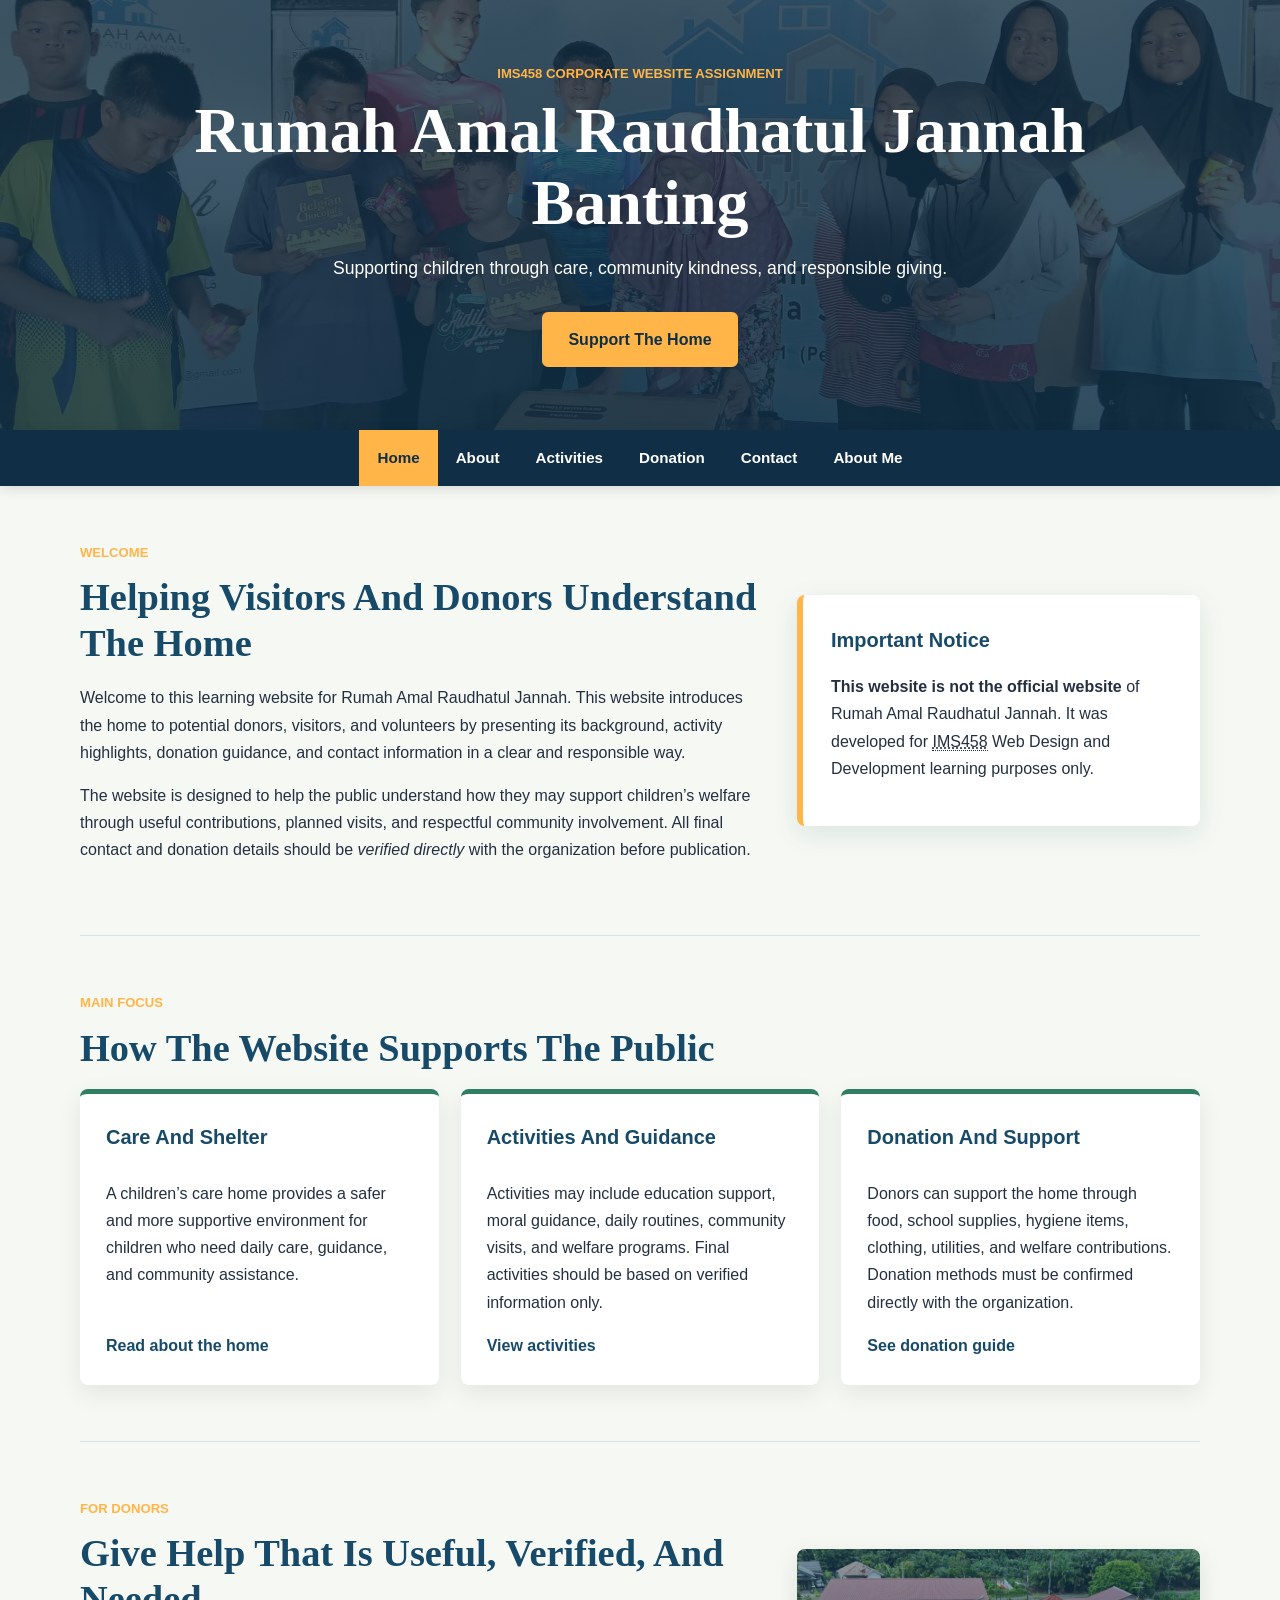
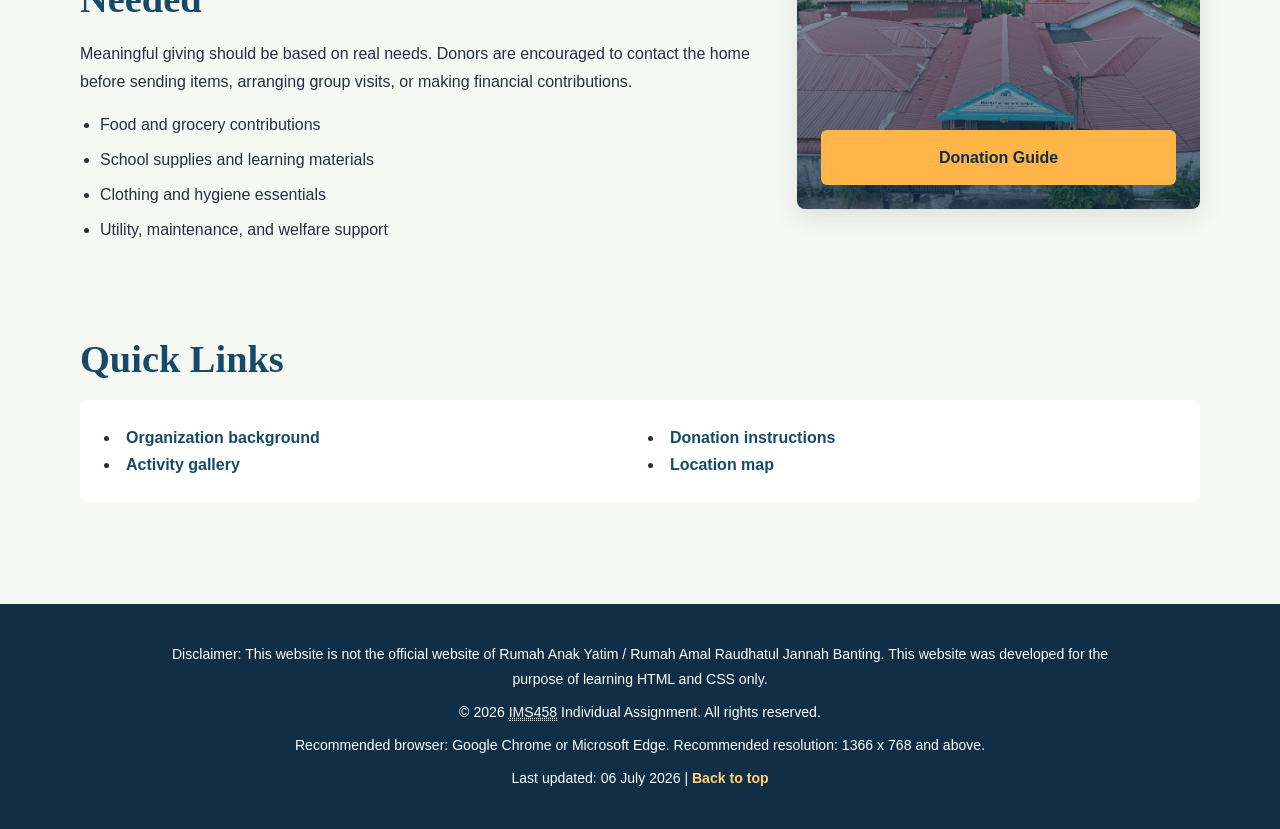
<file: index.html>
<!DOCTYPE html>
<html lang="en">
<head>
  <meta charset="UTF-8">
  <meta name="viewport" content="width=device-width, initial-scale=1.0">
  <meta name="description" content="A learning website about Rumah Anak Yatim / Rumah Amal Raudhatul Jannah for IMS458 Web Design and Development.">
  <meta name="keywords" content="Rumah Anak Yatim, Rumah Amal Raudhatul Jannah, Banting, orphanage, donation, welfare, IMS458">
  <meta name="author" content="Muhammad Amzar Mukmin">
  <title>Rumah Amal Raudhatul Jannah | Home</title>
  <link rel="stylesheet" href="css/style.css">
</head>
<body>
  <header class="site-header" id="top">
    <div class="header-overlay">
      <p class="assignment-label">IMS458 Corporate Website Assignment</p>
      <h1>Rumah Amal Raudhatul Jannah Banting</h1>
      <p class="header-text">Supporting children through care, community kindness, and responsible giving.</p>
      <a class="header-button" href="donation.html">Support The Home</a>
    </div>
  </header>

  <nav class="main-nav" aria-label="Main navigation">
    <ul>
      <li><a class="active" href="index.html">Home</a></li>
      <li><a href="about.html">About</a></li>
      <li><a href="activities.html">Activities</a></li>
      <li><a href="donation.html">Donation</a></li>
      <li><a href="contact.html">Contact</a></li>
      <li><a href="aboutme.html">About Me</a></li>
    </ul>
  </nav>

  <main>
    <section class="intro-section">
      <div class="intro-text">
        <p class="section-label">Welcome</p>
        <h2>Helping Visitors And Donors Understand The Home</h2>
        <p>
          Welcome to this learning website for Rumah Amal Raudhatul Jannah. This website
          introduces the home to potential donors, visitors, and volunteers by presenting its background, activity highlights,
          donation guidance, and contact information in a clear and responsible way.
        </p>
        <p>
          The website is designed to help the public understand how they may support children’s welfare through useful
          contributions, planned visits, and respectful community involvement. All final contact and donation details should
          be <em>verified directly</em> with the organization before publication.
        </p>
      </div>

      <aside class="notice-box">
        <h3>Important Notice</h3>
        <p>
          <strong>This website is not the official website</strong> of Rumah Amal Raudhatul Jannah. It was
          developed for <abbr title="Web Design And Development">IMS458</abbr> Web Design and Development learning purposes only.
        </p>
      </aside>
    </section>

    <section class="highlight-section" aria-labelledby="highlights-title">
      <p class="section-label">Main Focus</p>
      <h2 id="highlights-title">How The Website Supports The Public</h2>

      <div class="card-grid">
        <article class="info-card">
          <h3>Care And Shelter</h3>
          <p>
            A children’s care home provides a safer and more supportive environment for children who need daily care,
            guidance, and community assistance.
          </p>
          <a href="about.html">Read about the home</a>
        </article>

        <article class="info-card">
          <h3>Activities And Guidance</h3>
          <p>
            Activities may include education support, moral guidance, daily routines, community visits, and welfare programs.
            Final activities should be based on verified information only.
          </p>
          <a href="activities.html">View activities</a>
        </article>

        <article class="info-card">
          <h3>Donation And Support</h3>
          <p>
            Donors can support the home through food, school supplies, hygiene items, clothing, utilities, and welfare
            contributions. Donation methods must be confirmed directly with the organization.
          </p>
          <a href="donation.html">See donation guide</a>
        </article>
      </div>
    </section>

    <section class="donor-section">
      <div>
        <p class="section-label">For Donors</p>
        <h2>Give Help That Is Useful, Verified, And Needed</h2>
        <p>
          Meaningful giving should be based on real needs. Donors are encouraged to contact the home before sending
          items, arranging group visits, or making financial contributions.
        </p>
        <ul class="support-list">
          <li>Food and grocery contributions</li>
          <li>School supplies and learning materials</li>
          <li>Clothing and hygiene essentials</li>
          <li>Utility, maintenance, and welfare support</li>
        </ul>
      </div>

      <a class="image-link" href="donation.html" aria-label="Open donation page">
        <span>Donation Guide</span>
      </a>
    </section>

    <section class="quick-links" aria-labelledby="quick-links-title">
      <h2 id="quick-links-title">Quick Links</h2>
      <ul>
        <li><a href="about.html#organization">Organization background</a></li>
        <li><a href="activities.html#gallery">Activity gallery</a></li>
        <li><a href="donation.html#donation-instructions">Donation instructions</a></li>
        <li><a href="contact.html#map">Location map</a></li>
      </ul>
    </section>
  </main>

  <footer>
    <p>
      <small>Disclaimer: This website is not the official website of Rumah Anak Yatim / Rumah Amal Raudhatul Jannah Banting.
      This website was developed for the purpose of learning HTML and CSS only.</small>
    </p>
    <p><small>&copy; 2026 <abbr title="Web Design And Development">IMS458</abbr> Individual Assignment. All rights reserved.</small></p>
    <p><small>Recommended browser: Google Chrome or Microsoft Edge. Recommended resolution: 1366 x 768 and above.</small></p>
    <p><small>Last updated: <time datetime="2026-07-06">06 July 2026</time> | <a href="#top">Back to top</a></small></p>
  </footer>
</body>
</html>
</file>
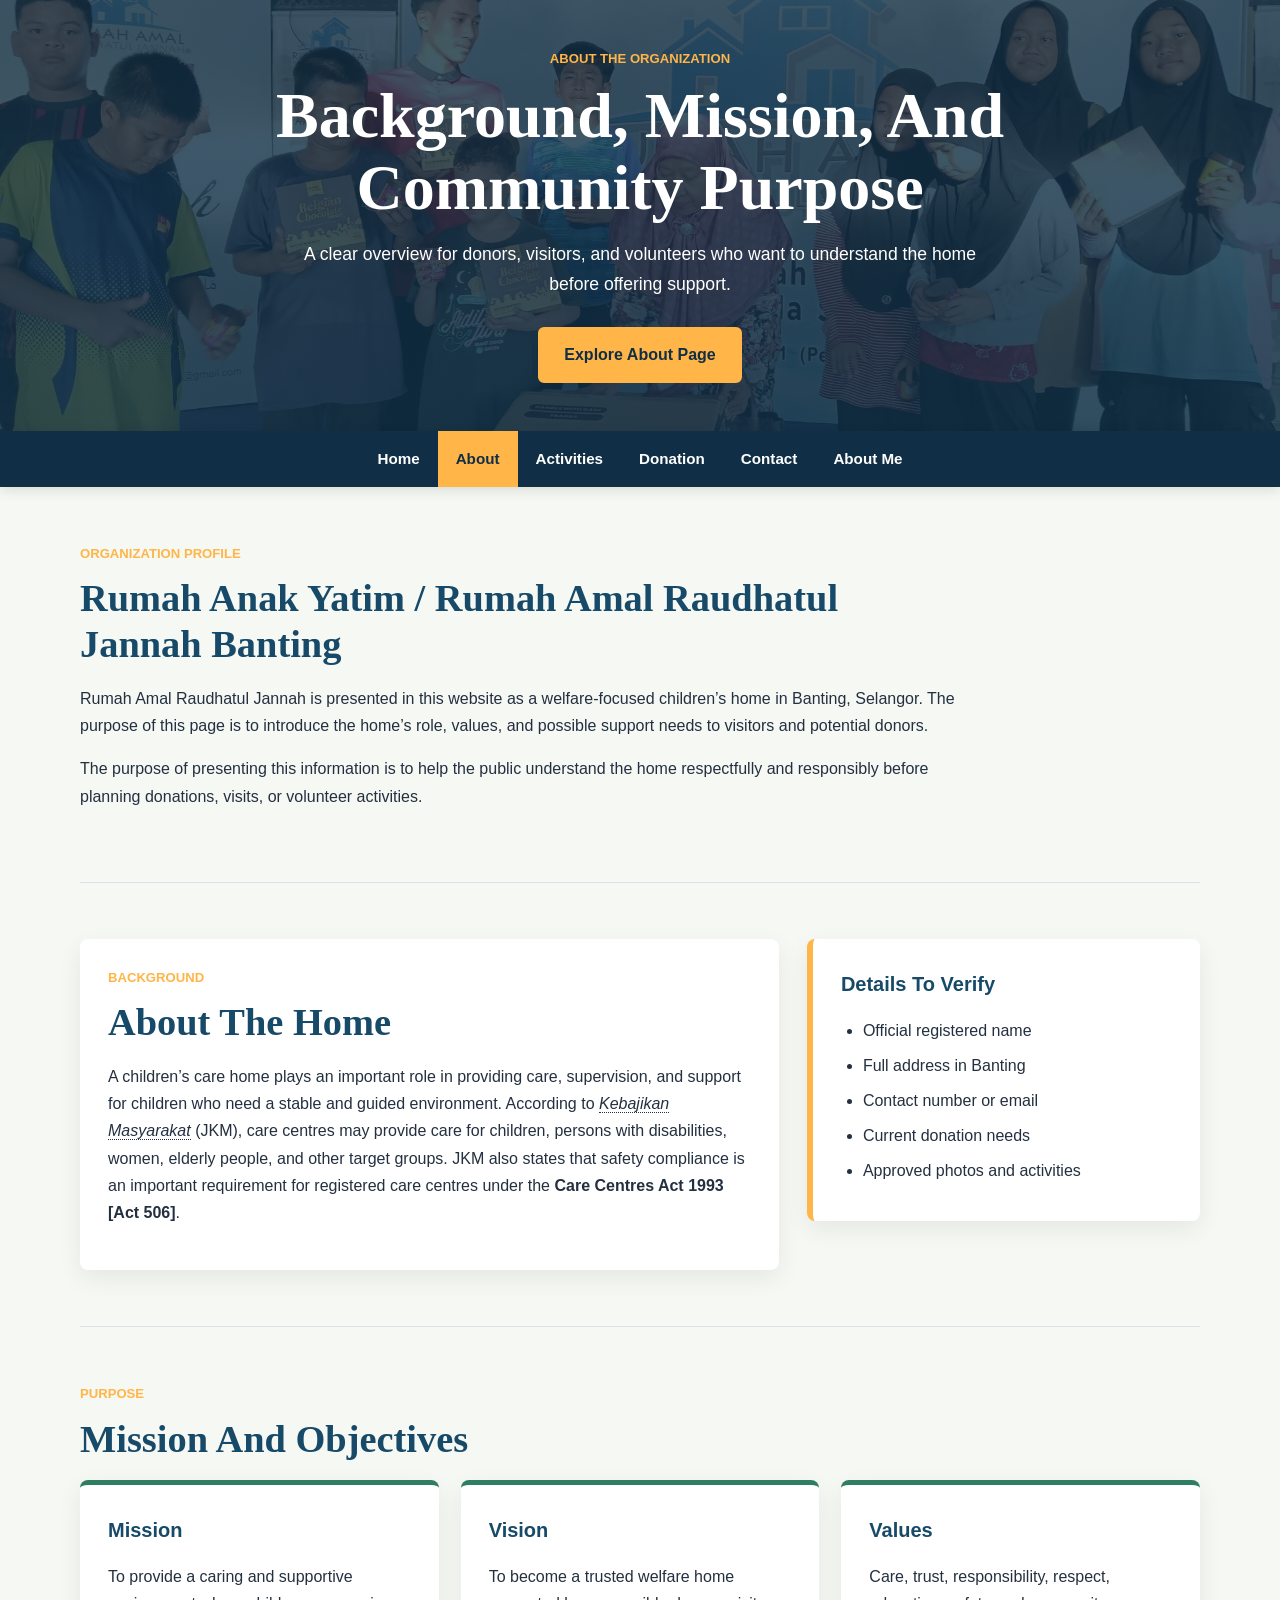
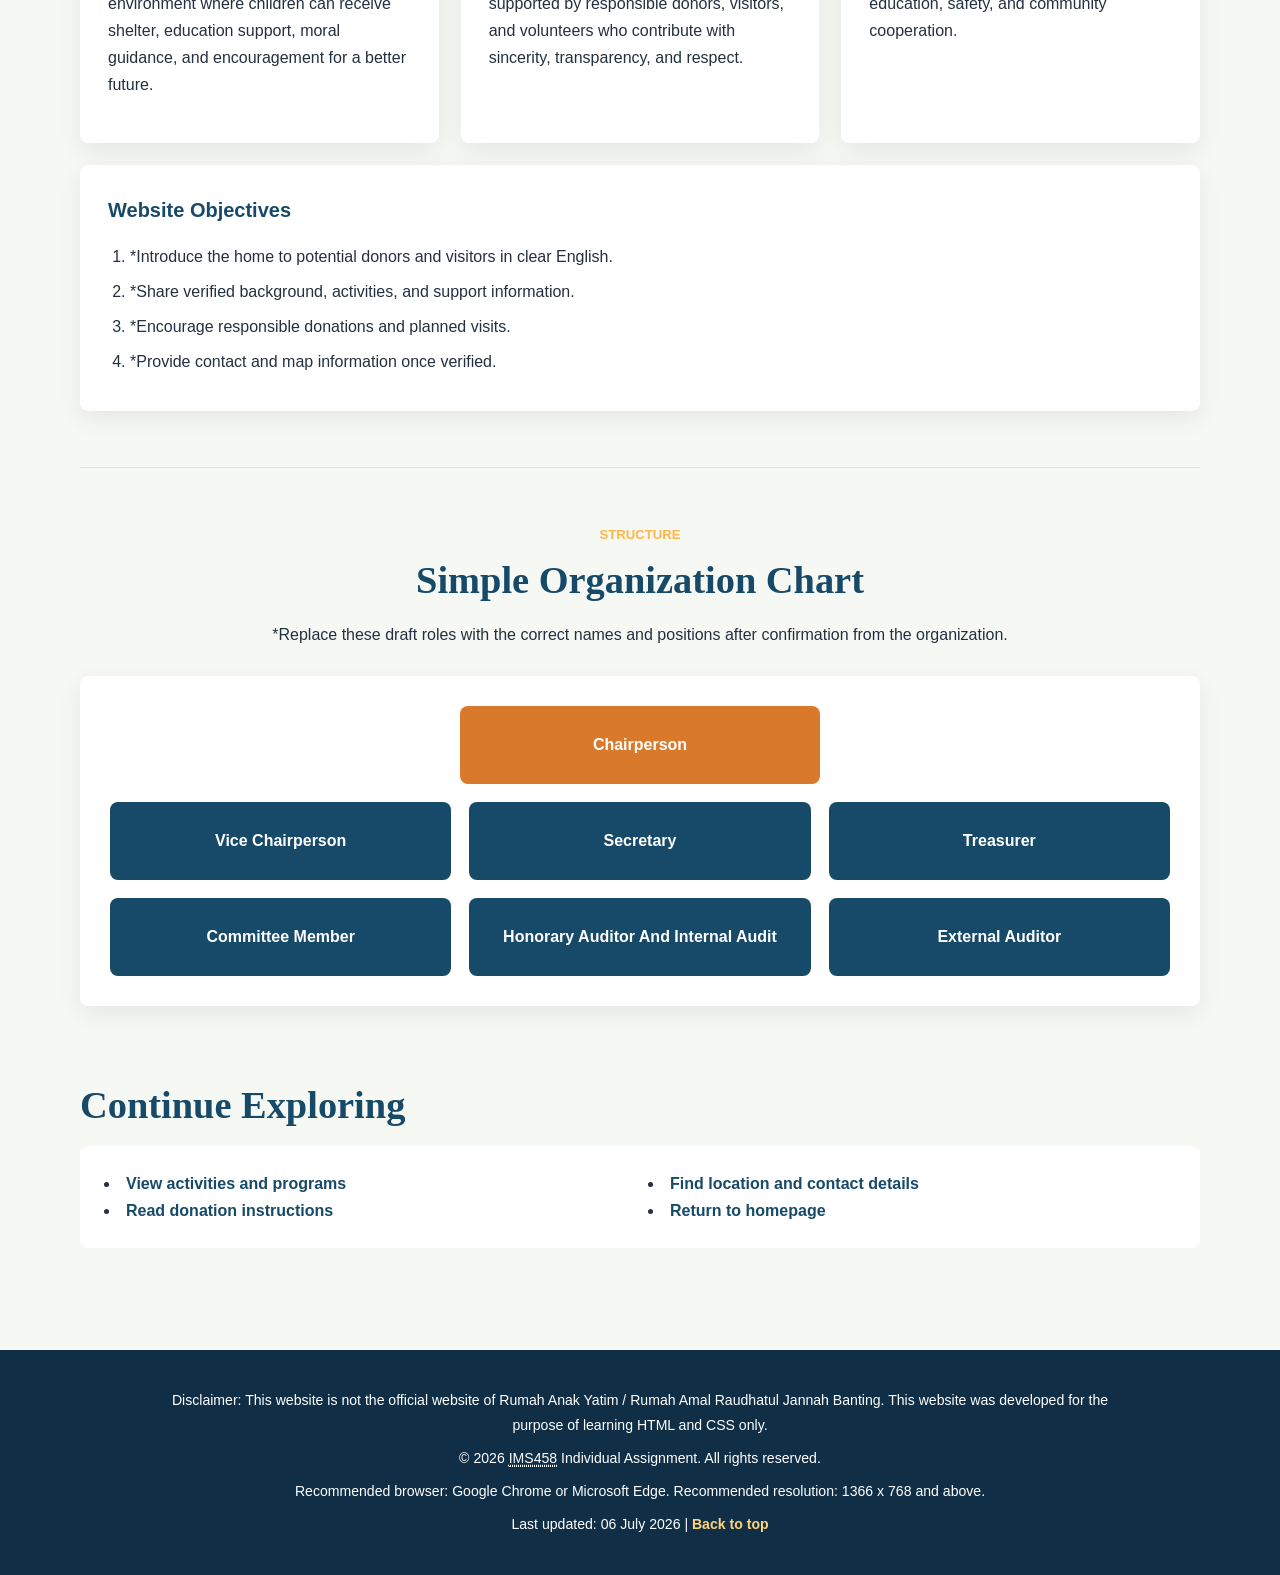
<file: about.html>
<!DOCTYPE html>
<html lang="en">
<head>
  <meta charset="UTF-8">
  <meta name="viewport" content="width=device-width, initial-scale=1.0">
  <meta name="description" content="A learning website about Rumah Anak Yatim / Rumah Amal Raudhatul Jannah for IMS458 Web Design and Development.">
  <meta name="keywords" content="Rumah Anak Yatim, Rumah Amal Raudhatul Jannah, Banting, orphanage, donation, welfare, IMS458">
  <meta name="author" content="Muhammad Amzar Mukmin">
  <title>Rumah Amal Raudhatul Jannah | About</title>
  <link rel="stylesheet" href="css/style.css">
</head>
<body>
  <header class="site-header sub-header" id="top">
    <div class="header-overlay">
      <p class="assignment-label">About The Organization</p>
      <h1>Background, Mission, And Community Purpose</h1>
      <p class="header-text">A clear overview for donors, visitors, and volunteers who want to understand the home before offering support.</p>
      <a class="header-button" href="#organization">Explore About Page</a>
    </div>
  </header>

  <nav class="main-nav" aria-label="Main navigation">
    <ul>
      <li><a href="index.html">Home</a></li>
      <li><a class="active" href="about.html">About</a></li>
      <li><a href="activities.html">Activities</a></li>
      <li><a href="donation.html">Donation</a></li>
      <li><a href="contact.html">Contact</a></li>
      <li><a href="aboutme.html">About Me</a></li>
    </ul>
  </nav>

  <main>
    <section class="page-intro" id="organization">
      <p class="section-label">Organization Profile</p>
      <h2>Rumah Anak Yatim / Rumah Amal Raudhatul Jannah Banting</h2>
      <p>
        Rumah Amal Raudhatul Jannah is presented in this website as a welfare-focused
        children’s home in Banting, Selangor. The purpose of this page is to introduce the home’s role, values, and possible
        support needs to visitors and potential donors.
      </p>
      <p>
        The purpose of presenting this information is to help the public understand the home respectfully and responsibly
        before planning donations, visits, or volunteer activities.
      </p>
    </section>

    <section class="two-column-section">
      <article class="content-panel">
        <p class="section-label">Background</p>
        <h2>About The Home</h2>
        <p>
          A children’s care home plays an important role in providing care, supervision, and support for children who need a
          stable and guided environment. According to <dfn>Kebajikan Masyarakat</dfn> (JKM), care centres may provide care
          for children, persons with disabilities, women, elderly people, and other target groups. JKM also states that safety
          compliance is an important requirement for registered care centres under the <strong>Care Centres Act 1993 [Act 506]</strong>.
        </p>
        <p>
        </p>
      </article>

      <aside class="fact-box">
        <h3>Details To Verify</h3>
        <ul>
          <li>Official registered name</li>
          <li>Full address in Banting</li>
          <li>Contact number or email</li>
          <li>Current donation needs</li>
          <li>Approved photos and activities</li>
        </ul>
      </aside>
    </section>

    <section class="mission-section" aria-labelledby="mission-title">
      <p class="section-label">Purpose</p>
      <h2 id="mission-title">Mission And Objectives</h2>

      <div class="mission-grid">
        <article class="mission-card">
          <h3>Mission</h3>
          <p>
            To provide a caring and supportive environment where children can receive shelter, education support, moral
            guidance, and encouragement for a better future.
          </p>
        </article>

        <article class="mission-card">
          <h3>Vision</h3>
          <p>
            To become a trusted welfare home supported by responsible donors, visitors, and volunteers who contribute with
            sincerity, transparency, and respect.
          </p>
        </article>

        <article class="mission-card">
          <h3>Values</h3>
          <p>
            Care, trust, responsibility, respect, education, safety, and community cooperation.
          </p>
        </article>
      </div>

      <div class="objective-list">
        <h3>Website Objectives</h3>
        <ol>
          <li>*Introduce the home to potential donors and visitors in clear English.</li>
          <li>*Share verified background, activities, and support information.</li>
          <li>*Encourage responsible donations and planned visits.</li>
          <li>*Provide contact and map information once verified.</li>
        </ol>
      </div>
    </section>

    <section class="organization-chart" aria-labelledby="chart-title">
      <p class="section-label">Structure</p>
      <h2 id="chart-title">Simple Organization Chart</h2>
      <p>
        *Replace these draft roles with the correct names and positions after confirmation from the organization.
      </p>

      <div class="chart-wrapper">
        <div class="chart-node top-node">Chairperson</div>
        <div class="chart-branch">
          <div class="chart-node">Vice Chairperson</div>
          <div class="chart-node">Secretary</div>
          <div class="chart-node">Treasurer</div>
        </div>
        <div class="chart-branch">
          <div class="chart-node">Committee Member</div>
          <div class="chart-node">Honorary Auditor And Internal Audit</div>
          <div class="chart-node">External Auditor</div>
        </div>
      </div>
    </section>

    <section class="quick-links" aria-labelledby="about-links-title">
      <h2 id="about-links-title">Continue Exploring</h2>
      <ul>
        <li><a href="activities.html">View activities and programs</a></li>
        <li><a href="donation.html#donation-instructions">Read donation instructions</a></li>
        <li><a href="contact.html#map">Find location and contact details</a></li>
        <li><a href="index.html">Return to homepage</a></li>
      </ul>
    </section>
  </main>

  <footer>
    <p>
      <small>Disclaimer: This website is not the official website of Rumah Anak Yatim / Rumah Amal Raudhatul Jannah Banting.
      This website was developed for the purpose of learning HTML and CSS only.</small>
    </p>
    <p><small>&copy; 2026 <abbr title="Web Design And Development">IMS458</abbr> Individual Assignment. All rights reserved.</small></p>
    <p><small>Recommended browser: Google Chrome or Microsoft Edge. Recommended resolution: 1366 x 768 and above.</small></p>
    <p><small>Last updated: <time datetime="2026-07-06">06 July 2026</time> | <a href="#top">Back to top</a></small></p>
  </footer>
</body>
</html>
</file>
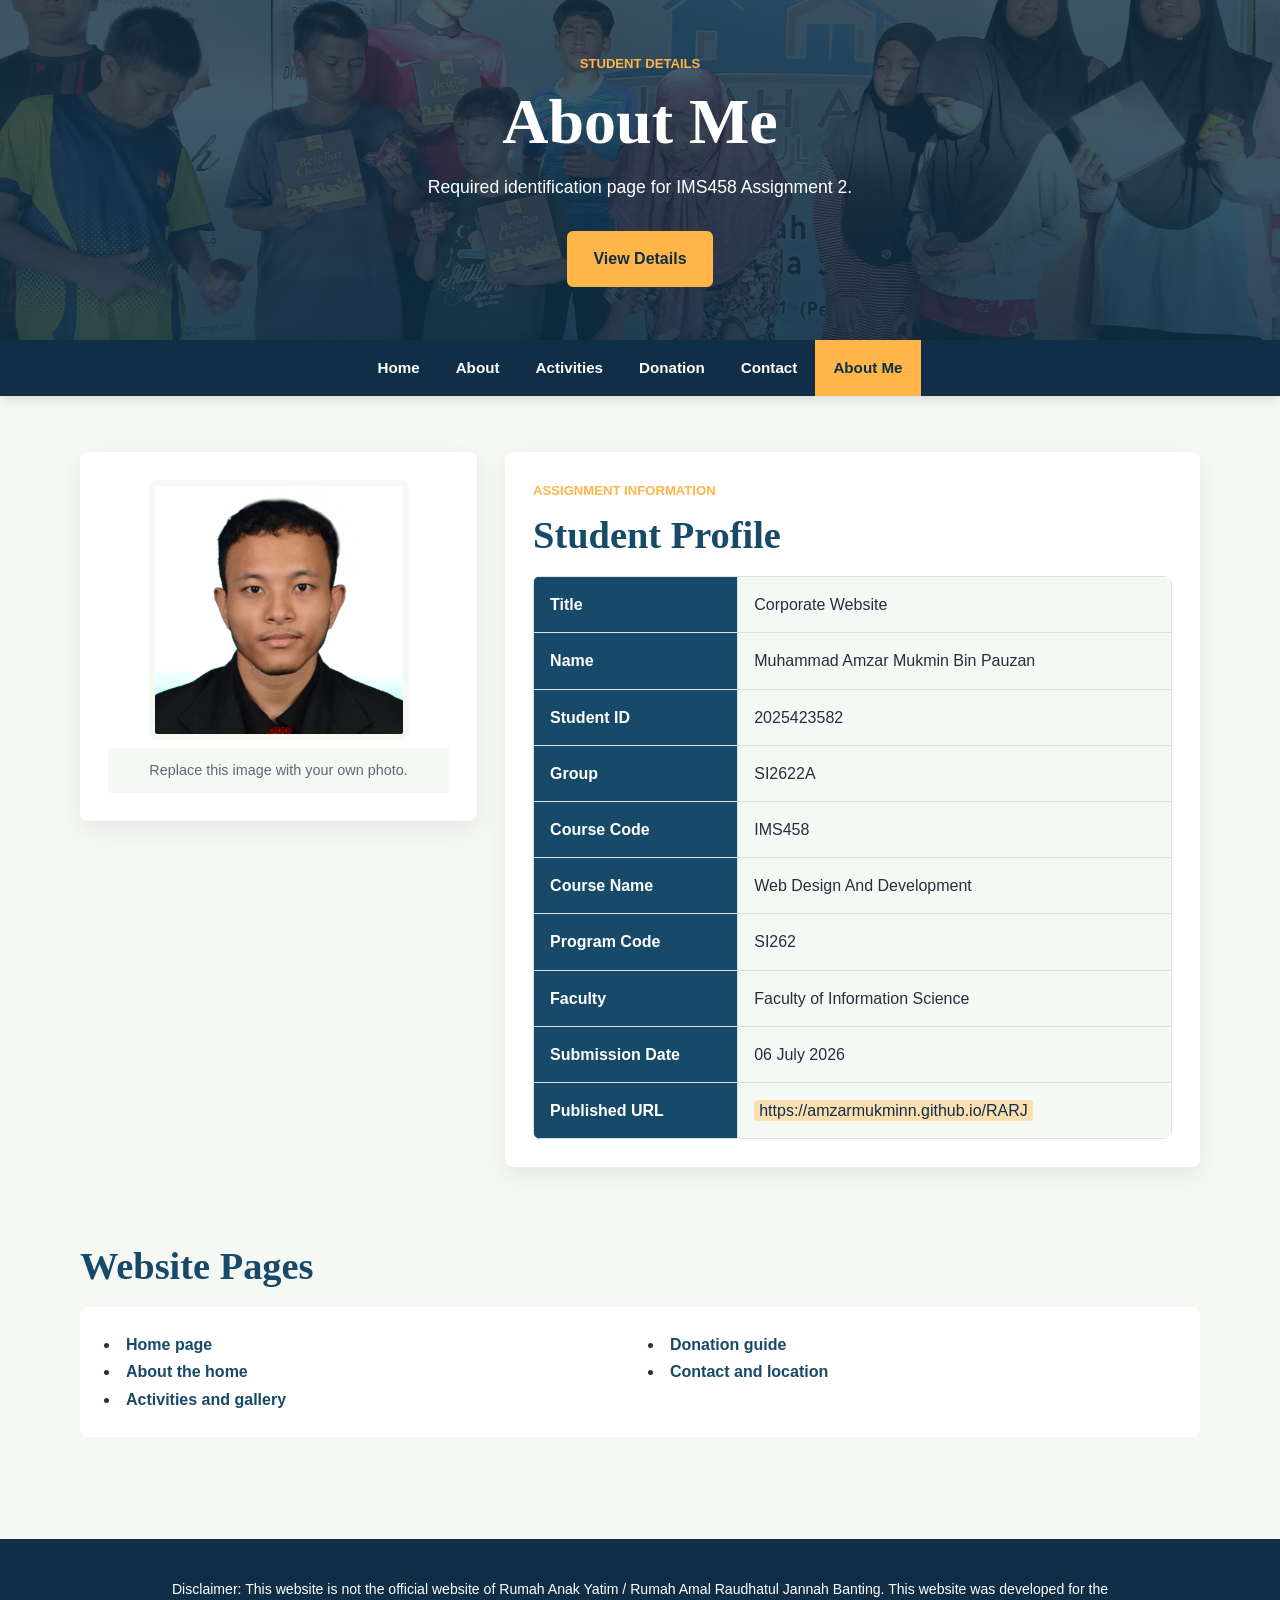
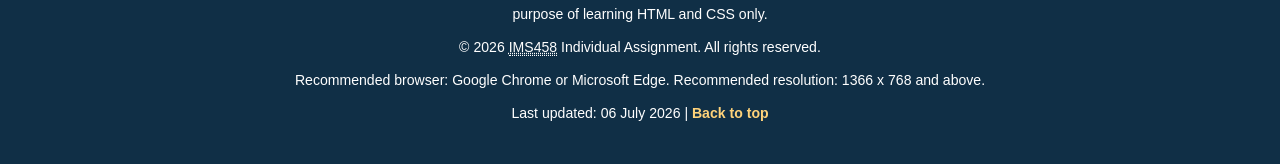
<file: aboutme.html>
<!DOCTYPE html>
<html lang="en">
<head>
  <meta charset="UTF-8">
  <meta name="viewport" content="width=device-width, initial-scale=1.0">
  <meta name="description" content="A learning website about Rumah Anak Yatim / Rumah Amal Raudhatul Jannah for IMS458 Web Design and Development.">
  <meta name="keywords" content="Rumah Anak Yatim, Rumah Amal Raudhatul Jannah, Banting, orphanage, donation, welfare, IMS458">
  <meta name="author" content="Muhammad Amzar Mukmin">
  <title>IMS458 Assignment | About Me</title>
  <link rel="stylesheet" href="css/style.css">
</head>
<body>
  <header class="site-header sub-header" id="top">
    <div class="header-overlay">
      <p class="assignment-label">Student Details</p>
      <h1>About Me</h1>
      <p class="header-text">Required identification page for IMS458 Assignment 2.</p>
      <a class="header-button" href="#student-details">View Details</a>
    </div>
  </header>

  <nav class="main-nav" aria-label="Main navigation">
    <ul>
      <li><a href="index.html">Home</a></li>
      <li><a href="about.html">About</a></li>
      <li><a href="activities.html">Activities</a></li>
      <li><a href="donation.html">Donation</a></li>
      <li><a href="contact.html">Contact</a></li>
      <li><a class="active" href="aboutme.html">About Me</a></li>
    </ul>
  </nav>

  <main>
    <section class="aboutme-section" id="student-details">
      <div class="student-photo-card">
        <figure>
          <img src="images/student-photo.jpg" alt="Student portrait placeholder">
          <figcaption>Replace this image with your own photo.</figcaption>
        </figure>
      </div>

      <div class="student-details-card">
        <p class="section-label">Assignment Information</p>
        <h2>Student Profile</h2>

        <table class="student-table">
          <tr>
            <th>Title</th>
            <td>Corporate Website</td>
          </tr>
          <tr>
            <th>Name</th>
            <td>Muhammad Amzar Mukmin Bin Pauzan</td>
          </tr>
          <tr>
            <th>Student ID</th>
            <td>2025423582</td>
          </tr>
          <tr>
            <th>Group</th>
            <td>SI2622A</td>
          </tr>
          <tr>
            <th>Course Code</th>
            <td>IMS458</td>
          </tr>
          <tr>
            <th>Course Name</th>
            <td>Web Design And Development</td>
          </tr>
          <tr>
            <th>Program Code</th>
            <td>SI262</td>
          </tr>
          <tr>
            <th>Faculty</th>
            <td>Faculty of Information Science</td>
          </tr>
          <tr>
            <th>Submission Date</th>
            <td><time datetime="2026-07-06">06 July 2026</time></td>
          </tr>
          <tr>
            <th>Published URL</th>
            <td><mark>https://amzarmukminn.github.io/RARJ</mark></td>
          </tr>
        </table>
      </div>
    </section>

    <section class="quick-links" aria-labelledby="aboutme-links-title">
      <h2 id="aboutme-links-title">Website Pages</h2>
      <ul>
        <li><a href="index.html">Home page</a></li>
        <li><a href="about.html">About the home</a></li>
        <li><a href="activities.html">Activities and gallery</a></li>
        <li><a href="donation.html">Donation guide</a></li>
        <li><a href="contact.html">Contact and location</a></li>
      </ul>
    </section>
  </main>

  <footer>
    <p>
      <small>Disclaimer: This website is not the official website of Rumah Anak Yatim / Rumah Amal Raudhatul Jannah Banting.
      This website was developed for the purpose of learning HTML and CSS only.</small>
    </p>
    <p><small>&copy; 2026 <abbr title="Web Design And Development">IMS458</abbr> Individual Assignment. All rights reserved.</small></p>
    <p><small>Recommended browser: Google Chrome or Microsoft Edge. Recommended resolution: 1366 x 768 and above.</small></p>
    <p><small>Last updated: <time datetime="2026-07-06">06 July 2026</time> | <a href="#top">Back to top</a></small></p>
  </footer>
</body>
</html>
</file>
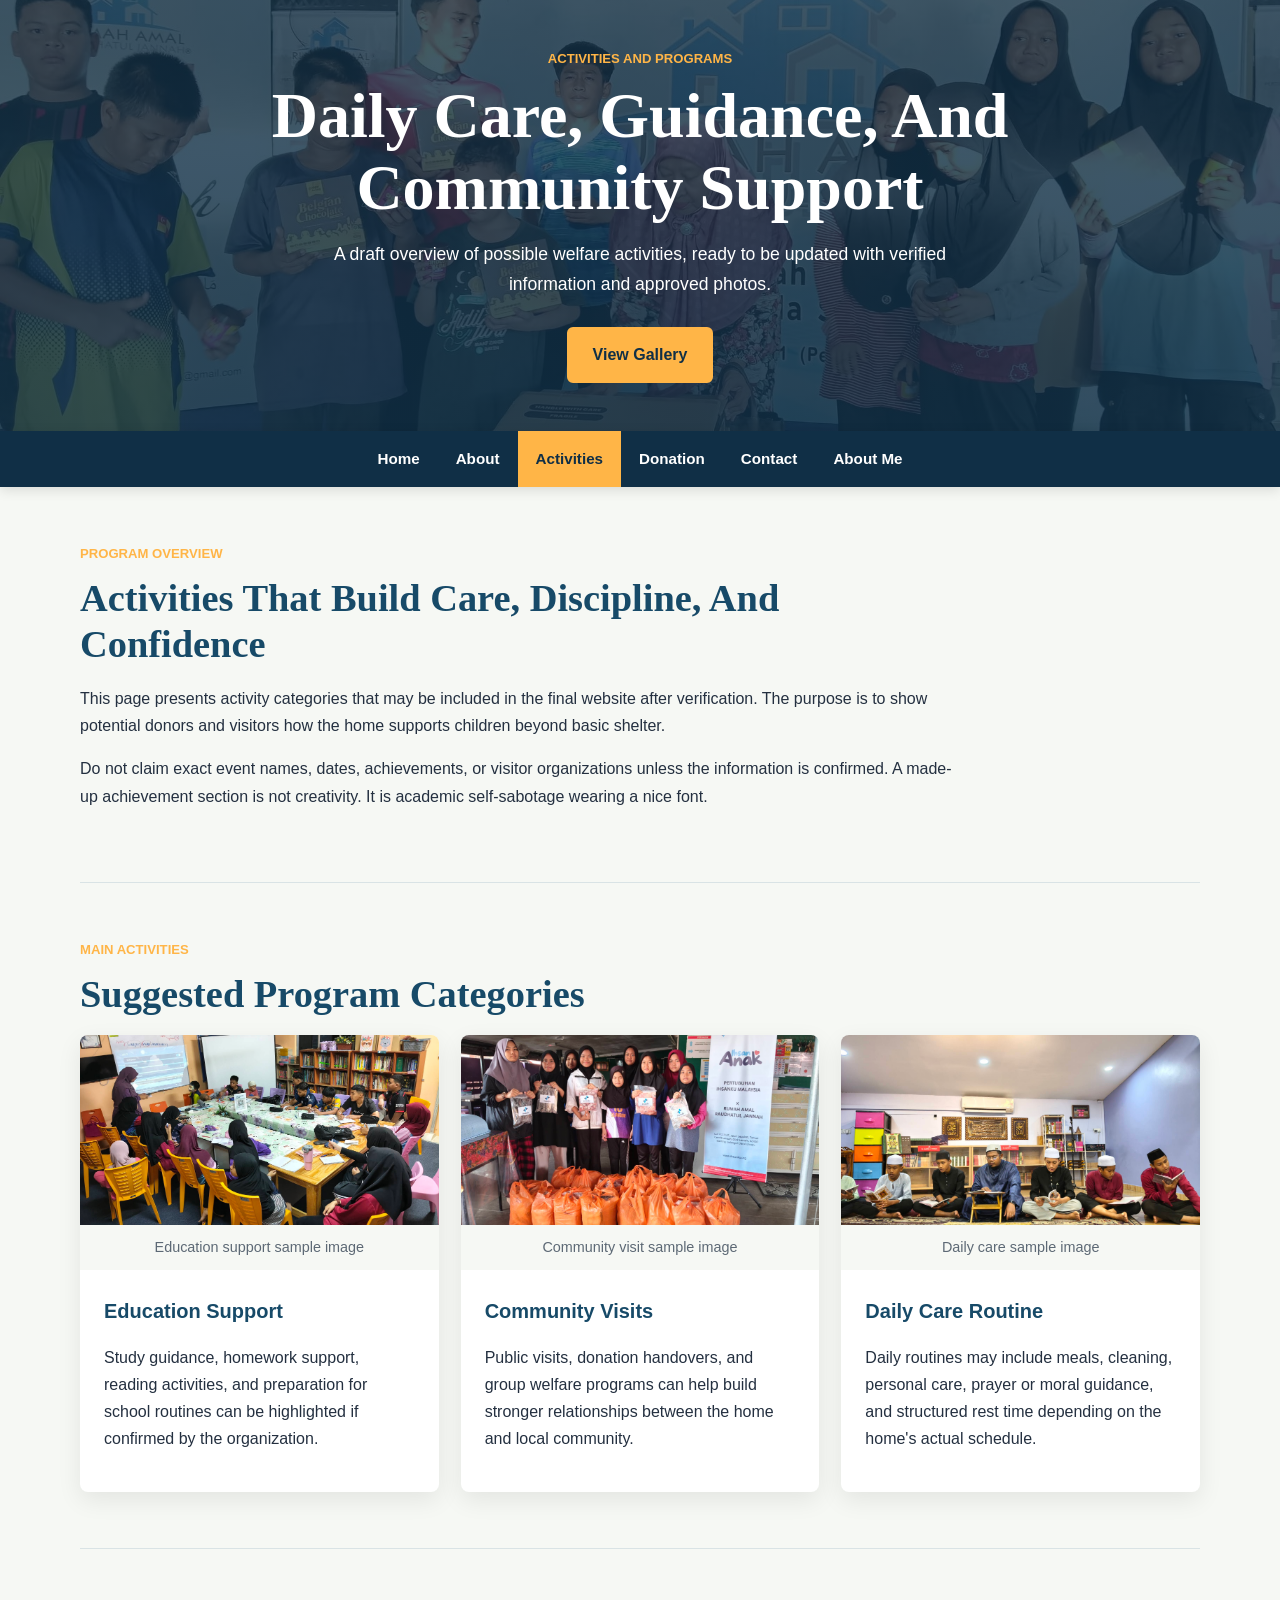
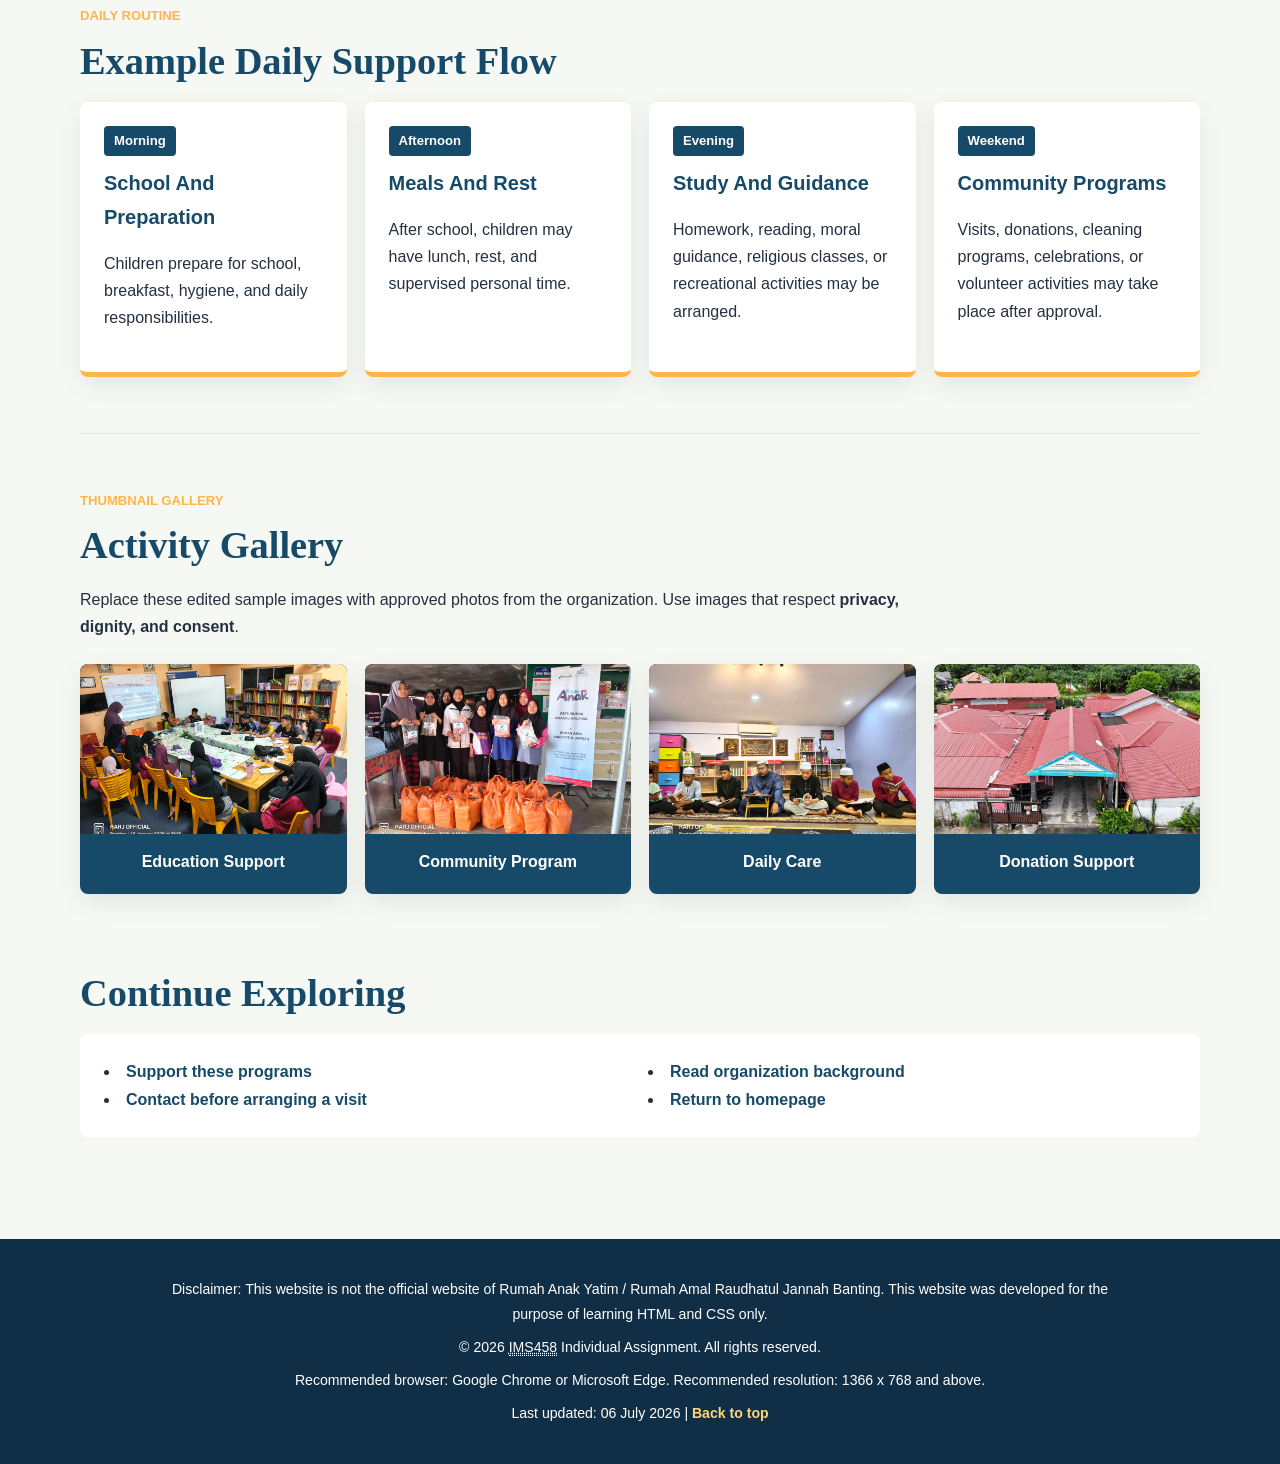
<file: activities.html>
<!DOCTYPE html>
<html lang="en">
<head>
  <meta charset="UTF-8">
  <meta name="viewport" content="width=device-width, initial-scale=1.0">
  <meta name="description" content="A learning website about Rumah Anak Yatim / Rumah Amal Raudhatul Jannah for IMS458 Web Design and Development.">
  <meta name="keywords" content="Rumah Anak Yatim, Rumah Amal Raudhatul Jannah, Banting, orphanage, donation, welfare, IMS458">
  <meta name="author" content="Muhammad Amzar Mukmin">
  <title>Rumah Amal Raudhatul Jannah | Activities</title>
  <link rel="stylesheet" href="css/style.css">
</head>
<body>
  <header class="site-header sub-header" id="top">
    <div class="header-overlay">
      <p class="assignment-label">Activities And Programs</p>
      <h1>Daily Care, Guidance, And Community Support</h1>
      <p class="header-text">A draft overview of possible welfare activities, ready to be updated with verified information and approved photos.</p>
      <a class="header-button" href="#gallery">View Gallery</a>
    </div>
  </header>

  <nav class="main-nav" aria-label="Main navigation">
    <ul>
      <li><a href="index.html">Home</a></li>
      <li><a href="about.html">About</a></li>
      <li><a class="active" href="activities.html">Activities</a></li>
      <li><a href="donation.html">Donation</a></li>
      <li><a href="contact.html">Contact</a></li>
      <li><a href="aboutme.html">About Me</a></li>
    </ul>
  </nav>

  <main>
    <section class="page-intro">
      <p class="section-label">Program Overview</p>
      <h2>Activities That Build Care, Discipline, And Confidence</h2>
      <p>
        This page presents activity categories that may be included in the final website after verification. The purpose
        is to show potential donors and visitors how the home supports children beyond basic shelter.
      </p>
      <p>
        Do not claim exact event names, dates, achievements, or visitor organizations unless the information is confirmed.
        A made-up achievement section is not creativity. It is academic self-sabotage wearing a nice font.
      </p>
    </section>

    <section class="program-section" aria-labelledby="program-title">
      <p class="section-label">Main Activities</p>
      <h2 id="program-title">Suggested Program Categories</h2>

      <div class="program-grid">
        <article class="program-card">
          <figure>
            <img src="images/activity1.jpg" alt="Illustration of education support and study activities">
            <figcaption>Education support sample image</figcaption>
          </figure>
          <div>
            <h3>Education Support</h3>
            <p>
              Study guidance, homework support, reading activities, and preparation for school routines can be highlighted
              if confirmed by the organization.
            </p>
          </div>
        </article>

        <article class="program-card">
          <figure>
            <img src="images/activity2.jpg" alt="Illustration of community care and donation support">
            <figcaption>Community visit sample image</figcaption>
          </figure>
          <div>
            <h3>Community Visits</h3>
            <p>
              Public visits, donation handovers, and group welfare programs can help build stronger relationships between
              the home and local community.
            </p>
          </div>
        </article>

        <article class="program-card">
          <figure>
            <img src="images/activity3.jpg" alt="Illustration of daily routine and care activities">
            <figcaption>Daily care sample image</figcaption>
          </figure>
          <div>
            <h3>Daily Care Routine</h3>
            <p>
              Daily routines may include meals, cleaning, personal care, prayer or moral guidance, and structured rest
              time depending on the home's actual schedule.
            </p>
          </div>
        </article>
      </div>
    </section>

    <section class="timeline-section" aria-labelledby="routine-title">
      <p class="section-label">Daily Routine</p>
      <h2 id="routine-title">Example Daily Support Flow</h2>
      <div class="timeline">
        <article>
          <span>Morning</span>
          <h3>School And Preparation</h3>
          <p>Children prepare for school, breakfast, hygiene, and daily responsibilities.</p>
        </article>
        <article>
          <span>Afternoon</span>
          <h3>Meals And Rest</h3>
          <p>After school, children may have lunch, rest, and supervised personal time.</p>
        </article>
        <article>
          <span>Evening</span>
          <h3>Study And Guidance</h3>
          <p>Homework, reading, moral guidance, religious classes, or recreational activities may be arranged.</p>
        </article>
        <article>
          <span>Weekend</span>
          <h3>Community Programs</h3>
          <p>Visits, donations, cleaning programs, celebrations, or volunteer activities may take place after approval.</p>
        </article>
      </div>
    </section>

    <section class="gallery-section" id="gallery" aria-labelledby="gallery-title">
      <p class="section-label">Thumbnail Gallery</p>
      <h2 id="gallery-title">Activity Gallery</h2>
      <p>
        Replace these edited sample images with approved photos from the organization. Use images that respect
        <strong>privacy, dignity, and consent</strong>.
      </p>

      <div class="gallery-grid">
        <a href="images/activity1.jpg" class="gallery-item">
          <img src="images/activity1.jpg" alt="Education activity thumbnail">
          <span>Education Support</span>
        </a>
        <a href="images/activity2.jpg" class="gallery-item">
          <img src="images/activity2.jpg" alt="Community program thumbnail">
          <span>Community Program</span>
        </a>
        <a href="images/activity3.jpg" class="gallery-item">
          <img src="images/activity3.jpg" alt="Daily care routine thumbnail">
          <span>Daily Care</span>
        </a>
        <a href="images/donation.jpg" class="gallery-item">
          <img src="images/header2.jpg" alt="Donation support thumbnail">
          <span>Donation Support</span>
        </a>
      </div>
    </section>

    <section class="quick-links" aria-labelledby="activity-links-title">
      <h2 id="activity-links-title">Continue Exploring</h2>
      <ul>
        <li><a href="donation.html#donation-instructions">Support these programs</a></li>
        <li><a href="contact.html">Contact before arranging a visit</a></li>
        <li><a href="about.html#organization">Read organization background</a></li>
        <li><a href="index.html">Return to homepage</a></li>
      </ul>
    </section>
  </main>

  <footer>
    <p>
      <small>Disclaimer: This website is not the official website of Rumah Anak Yatim / Rumah Amal Raudhatul Jannah Banting.
      This website was developed for the purpose of learning HTML and CSS only.</small>
    </p>
    <p><small>&copy; 2026 <abbr title="Web Design And Development">IMS458</abbr> Individual Assignment. All rights reserved.</small></p>
    <p><small>Recommended browser: Google Chrome or Microsoft Edge. Recommended resolution: 1366 x 768 and above.</small></p>
    <p><small>Last updated: <time datetime="2026-07-06">06 July 2026</time> | <a href="#top">Back to top</a></small></p>
  </footer>
</body>
</html>
</file>
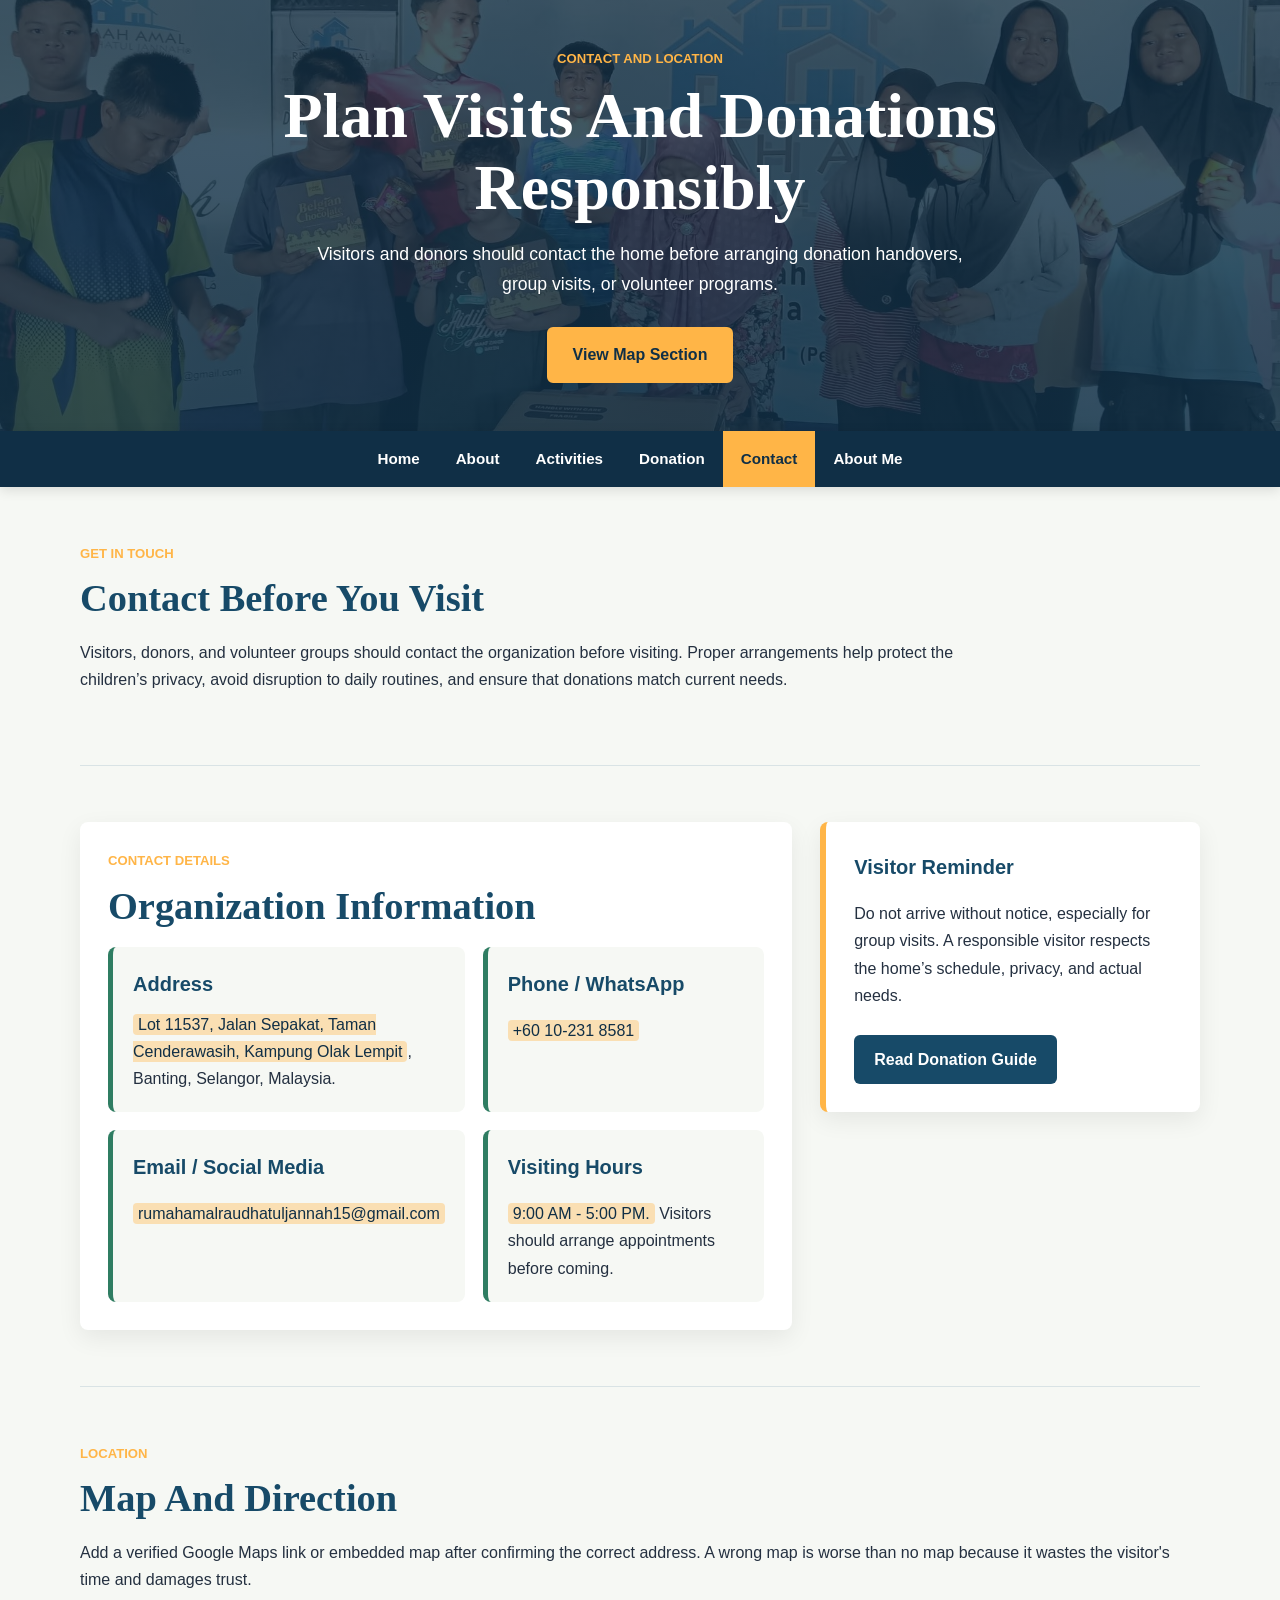
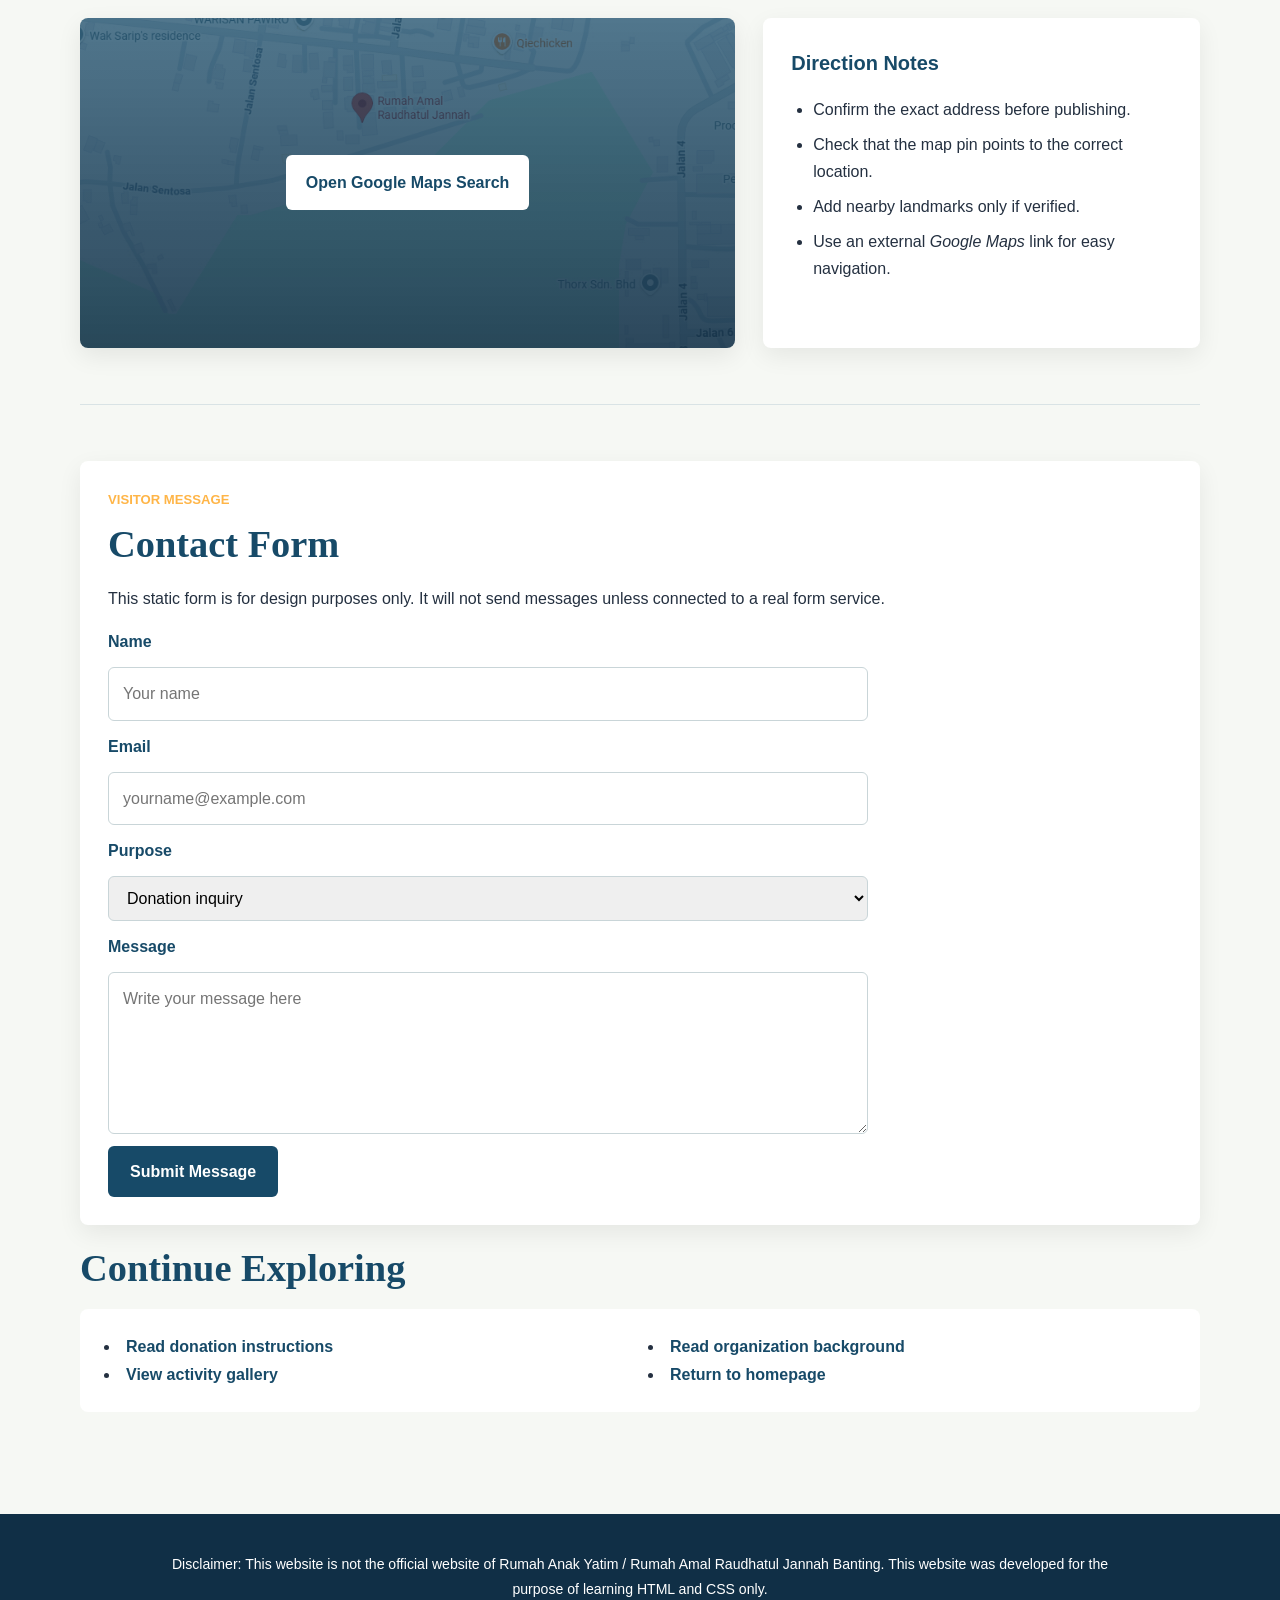
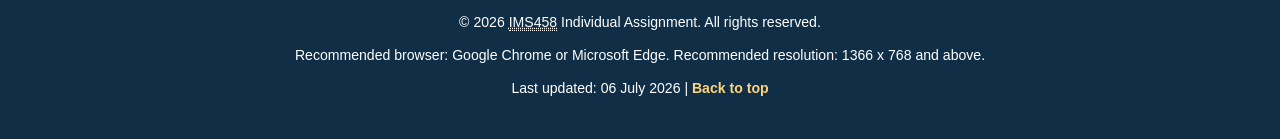
<file: contact.html>
<!DOCTYPE html>
<html lang="en">
<head>
  <meta charset="UTF-8">
  <meta name="viewport" content="width=device-width, initial-scale=1.0">
  <meta name="description" content="A learning website about Rumah Anak Yatim / Rumah Amal Raudhatul Jannah for IMS458 Web Design and Development.">
  <meta name="keywords" content="Rumah Anak Yatim, Rumah Amal Raudhatul Jannah, Banting, orphanage, donation, welfare, IMS458">
  <meta name="author" content="Muhammad Amzar Mukmin">
  <title>Rumah Amal Raudhatul Jannah | Contact</title>
  <link rel="stylesheet" href="css/style.css">
</head>
<body>
  <header class="site-header sub-header" id="top">
    <div class="header-overlay">
      <p class="assignment-label">Contact And Location</p>
      <h1>Plan Visits And Donations Responsibly</h1>
      <p class="header-text">Visitors and donors should contact the home before arranging donation handovers, group visits, or volunteer programs.</p>
      <a class="header-button" href="#map">View Map Section</a>
    </div>
  </header>

  <nav class="main-nav" aria-label="Main navigation">
    <ul>
      <li><a href="index.html">Home</a></li>
      <li><a href="about.html">About</a></li>
      <li><a href="activities.html">Activities</a></li>
      <li><a href="donation.html">Donation</a></li>
      <li><a class="active" href="contact.html">Contact</a></li>
      <li><a href="aboutme.html">About Me</a></li>
    </ul>
  </nav>

  <main>
    <section class="page-intro">
      <p class="section-label">Get In Touch</p>
      <h2>Contact Before You Visit</h2>
      <p>
        Visitors, donors, and volunteer groups should contact the organization before visiting. Proper arrangements help
        protect the children’s privacy, avoid disruption to daily routines, and ensure that donations match current needs.
      </p>
      <p>
      </p>
    </section>

    <section class="contact-section" aria-labelledby="contact-title">
      <div class="contact-details">
        <p class="section-label">Contact Details</p>
        <h2 id="contact-title">Organization Information</h2>

        <div class="detail-list">
          <article>
            <h3>Address</h3>
            <address><mark>Lot 11537, Jalan Sepakat, Taman Cenderawasih, Kampung Olak Lempit</mark>, Banting, Selangor, Malaysia.</address>
          </article>

          <article>
            <h3>Phone / WhatsApp</h3>
            <p><mark>+60 10-231 8581</mark></p>
          </article>

          <article>
            <h3>Email / Social Media</h3>
            <p><mark>rumahamalraudhatuljannah15@gmail.com</mark></p>
          </article>

          <article>
            <h3>Visiting Hours</h3>
            <p><mark>9:00 AM - 5:00 PM.</mark> Visitors should arrange appointments before coming.</p>
          </article>
        </div>
      </div>

      <aside class="visit-card">
        <h3>Visitor Reminder</h3>
        <p>
          Do not arrive without notice, especially for group visits. A responsible visitor respects the home’s schedule, privacy,
          and actual needs.
        </p>
        <a class="text-button" href="donation.html#donation-instructions">Read Donation Guide</a>
      </aside>
    </section>

    <section class="map-section" id="map" aria-labelledby="map-title">
      <p class="section-label">Location</p>
      <h2 id="map-title">Map And Direction</h2>
      <p>
        Add a verified Google Maps link or embedded map after confirming the correct address. A wrong map is worse than
        no map because it wastes the visitor's time and damages trust.
      </p>

      <div class="map-layout">
        <a class="map-placeholder" href="https://www.google.com/maps/search/Rumah+Amal+Raudhatul+Jannah+Banting" target="_blank" rel="noopener">
          <span>Open Google Maps Search</span>
        </a>

        <div class="direction-box">
          <h3>Direction Notes</h3>
          <ul>
            <li>Confirm the exact address before publishing.</li>
            <li>Check that the map pin points to the correct location.</li>
            <li>Add nearby landmarks only if verified.</li>
            <li>Use an external <cite>Google Maps</cite> link for easy navigation.</li>
          </ul>
        </div>
      </div>
    </section>

    <section class="contact-form-section" aria-labelledby="form-title">
      <p class="section-label">Visitor Message</p>
      <h2 id="form-title">Contact Form</h2>
      <p>
        This static form is for design purposes only. It will not send messages unless connected to a real form service.
      </p>

      <form class="contact-form" action="https://formspree.io/f/mgojwvqb" method="POST">
        <label for="name">Name</label>
        <input type="text" id="name" name="name" placeholder="Your name">

        <label for="email">Email</label>
        <input type="email" id="email" name="email" placeholder="yourname@example.com">

        <label for="purpose">Purpose</label>
        <select id="purpose" name="purpose">
          <option>Donation inquiry</option>
          <option>Volunteer inquiry</option>
          <option>Visit arrangement</option>
          <option>General question</option>
        </select>

        <label for="message">Message</label>
        <textarea id="message" name="message" rows="5" placeholder="Write your message here"></textarea>

        <button type="submit">Submit Message</button>
      </form>
    </section>

    <section class="quick-links" aria-labelledby="contact-links-title">
      <h2 id="contact-links-title">Continue Exploring</h2>
      <ul>
        <li><a href="donation.html#donation-instructions">Read donation instructions</a></li>
        <li><a href="activities.html#gallery">View activity gallery</a></li>
        <li><a href="about.html#organization">Read organization background</a></li>
        <li><a href="index.html">Return to homepage</a></li>
      </ul>
    </section>
  </main>

  <footer>
    <p>
      <small>Disclaimer: This website is not the official website of Rumah Anak Yatim / Rumah Amal Raudhatul Jannah Banting.
      This website was developed for the purpose of learning HTML and CSS only.</small>
    </p>
    <p><small>&copy; 2026 <abbr title="Web Design And Development">IMS458</abbr> Individual Assignment. All rights reserved.</small></p>
    <p><small>Recommended browser: Google Chrome or Microsoft Edge. Recommended resolution: 1366 x 768 and above.</small></p>
    <p><small>Last updated: <time datetime="2026-07-06">06 July 2026</time> | <a href="#top">Back to top</a></small></p>
  </footer>
</body>
</html>
</file>
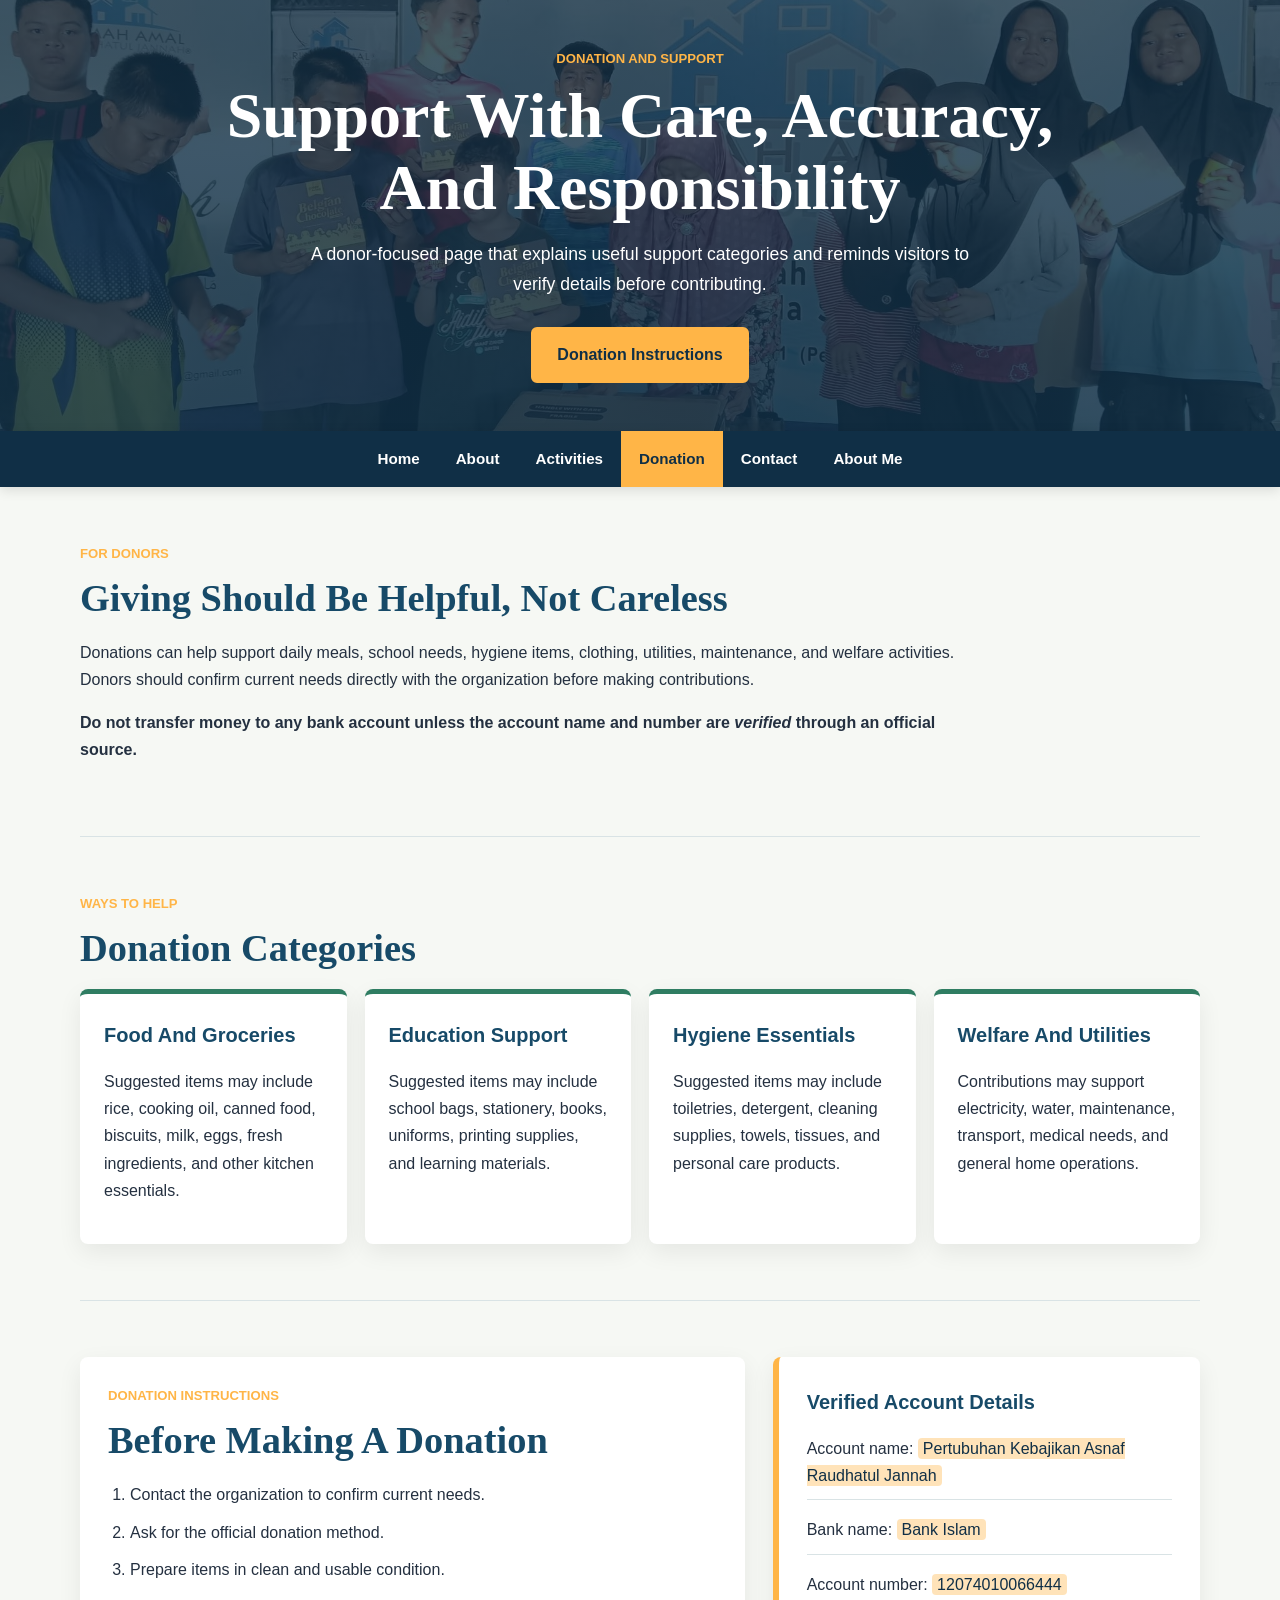
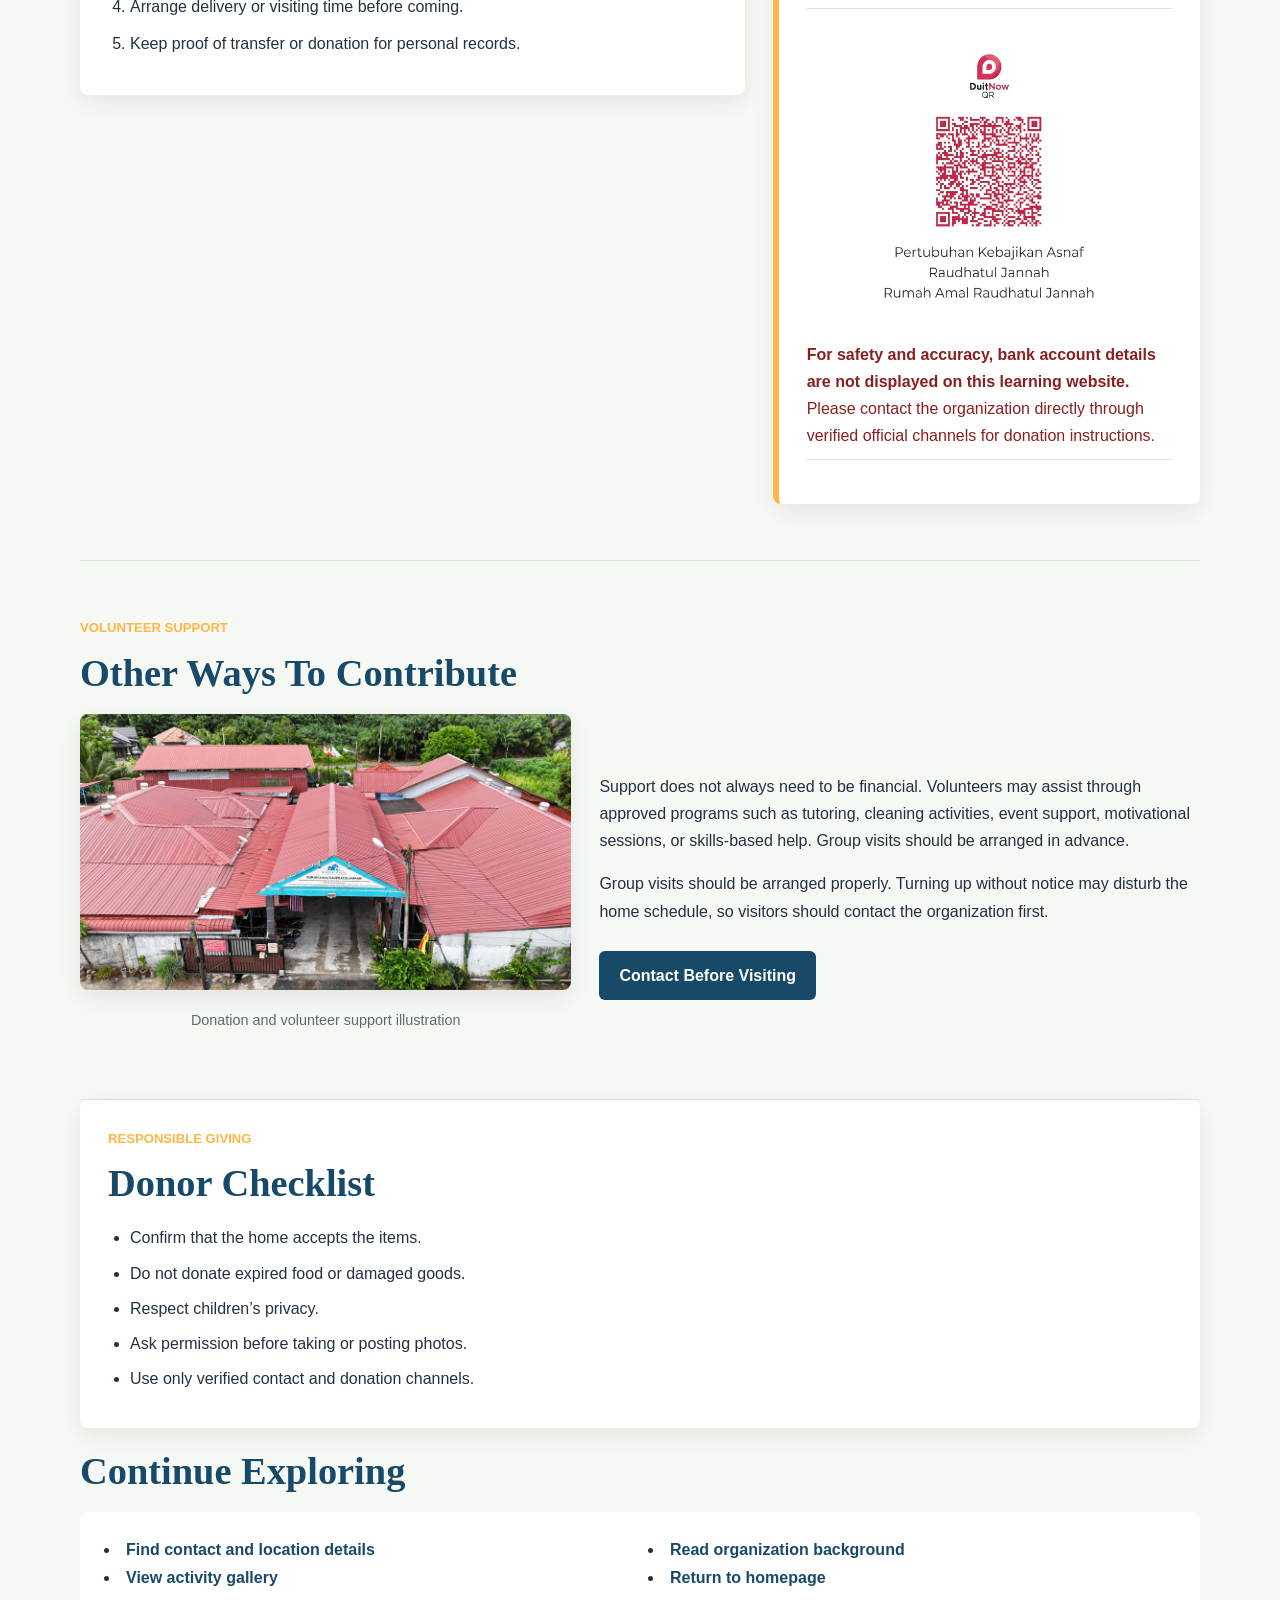
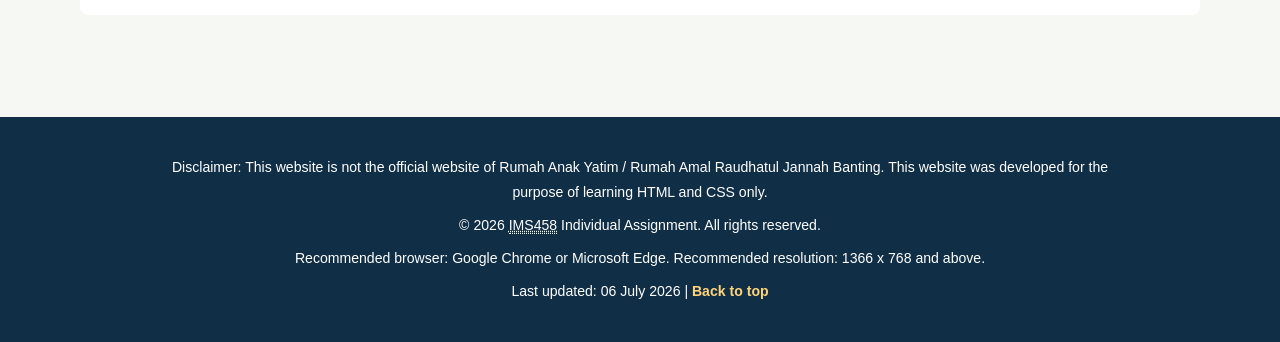
<file: donation.html>
<!DOCTYPE html>
<html lang="en">
<head>
  <meta charset="UTF-8">
  <meta name="viewport" content="width=device-width, initial-scale=1.0">
  <meta name="description" content="A learning website about Rumah Anak Yatim / Rumah Amal Raudhatul Jannah for IMS458 Web Design and Development.">
  <meta name="keywords" content="Rumah Anak Yatim, Rumah Amal Raudhatul Jannah, Banting, orphanage, donation, welfare, IMS458">
  <meta name="author" content="Muhammad Amzar Mukmin">
  <title>Rumah Amal Raudhatul Jannah | Donation</title>
  <link rel="stylesheet" href="css/style.css">
</head>
<body>
  <header class="site-header sub-header" id="top">
    <div class="header-overlay">
      <p class="assignment-label">Donation And Support</p>
      <h1>Support With Care, Accuracy, And Responsibility</h1>
      <p class="header-text">A donor-focused page that explains useful support categories and reminds visitors to verify details before contributing.</p>
      <a class="header-button" href="#donation-instructions">Donation Instructions</a>
    </div>
  </header>

  <nav class="main-nav" aria-label="Main navigation">
    <ul>
      <li><a href="index.html">Home</a></li>
      <li><a href="about.html">About</a></li>
      <li><a href="activities.html">Activities</a></li>
      <li><a class="active" href="donation.html">Donation</a></li>
      <li><a href="contact.html">Contact</a></li>
      <li><a href="aboutme.html">About Me</a></li>
    </ul>
  </nav>

  <main>
    <section class="page-intro">
      <p class="section-label">For Donors</p>
      <h2>Giving Should Be Helpful, Not Careless</h2>
      <p>
        Donations can help support daily meals, school needs, hygiene items, clothing, utilities, maintenance, and welfare
        activities. Donors should confirm current needs directly with the organization before making contributions.
      </p>
      <p>
        <strong>Do not transfer money to any bank account unless the account name and number are <em>verified</em> through an official source.</strong>
      </p>
    </section>

    <section class="donation-categories" aria-labelledby="support-title">
      <p class="section-label">Ways To Help</p>
      <h2 id="support-title">Donation Categories</h2>

      <div class="support-grid">
        <article class="support-card">
          <h3>Food And Groceries</h3>
          <p>Suggested items may include rice, cooking oil, canned food, biscuits, milk, eggs, fresh ingredients, and other kitchen essentials.</p>
        </article>

        <article class="support-card">
          <h3>Education Support</h3>
          <p>Suggested items may include school bags, stationery, books, uniforms, printing supplies, and learning materials.</p>
        </article>

        <article class="support-card">
          <h3>Hygiene Essentials</h3>
          <p>Suggested items may include toiletries, detergent, cleaning supplies, towels, tissues, and personal care products.</p>
        </article>

        <article class="support-card">
          <h3>Welfare And Utilities</h3>
          <p>Contributions may support electricity, water, maintenance, transport, medical needs, and general home operations.</p>
        </article>
      </div>
    </section>

    <section class="instruction-section" id="donation-instructions" aria-labelledby="instruction-title">
      <div class="instruction-content">
        <p class="section-label">Donation Instructions</p>
        <h2 id="instruction-title">Before Making A Donation</h2>
        <ol class="instruction-list">
          <li>Contact the organization to confirm current needs.</li>
          <li>Ask for the official donation method.</li>
          <li>Prepare items in clean and usable condition.</li>
          <li>Arrange delivery or visiting time before coming.</li>
          <li>Keep proof of transfer or donation for personal records.</li>
        </ol>
      </div>

      <aside class="bank-box">
        <h3>Verified Account Details</h3>
        <p>Account name: <mark>Pertubuhan Kebajikan Asnaf Raudhatul Jannah</mark></p>
        <p>Bank name: <mark>Bank Islam</mark></p>
        <p>Account number: <mark>12074010066444</mark></p>
        <img src="images/donate.jpg" alt="QR Code">
        <p
        class="warning-text"><strong>For safety and accuracy, bank account details are not displayed on this learning website.</strong> Please contact the
        organization directly through verified official channels for donation instructions.
      </p>
      </aside>
    </section>

    <section class="volunteer-section" aria-labelledby="volunteer-title">
      <p class="section-label">Volunteer Support</p>
      <h2 id="volunteer-title">Other Ways To Contribute</h2>
      <div class="volunteer-layout">
        <figure>
          <img src="images/header2.jpg" alt="Donation and volunteer support illustration">
          <figcaption>Donation and volunteer support illustration</figcaption>
        </figure>
        <div>
          <p>
            Support does not always need to be financial. Volunteers may assist through approved programs such as tutoring,
            cleaning activities, event support, motivational sessions, or skills-based help. Group visits should be arranged in
            advance.
          </p>
          <p>
            Group visits should be arranged properly. Turning up without notice may disturb the home schedule, so visitors
            should contact the organization first.
          </p>
          <a class="text-button" href="contact.html">Contact Before Visiting</a>
        </div>
      </div>
    </section>

    <section class="donor-checklist" aria-labelledby="checklist-title">
      <p class="section-label">Responsible Giving</p>
      <h2 id="checklist-title">Donor Checklist</h2>
      <ul>
        <li>Confirm that the home accepts the items.</li>
        <li>Do not donate expired food or damaged goods.</li>
        <li>Respect children’s privacy.</li>
        <li>Ask permission before taking or posting photos.</li>
        <li>Use only verified contact and donation channels.</li>
      </ul>
    </section>

    <section class="quick-links" aria-labelledby="donation-links-title">
      <h2 id="donation-links-title">Continue Exploring</h2>
      <ul>
        <li><a href="contact.html#map">Find contact and location details</a></li>
        <li><a href="activities.html#gallery">View activity gallery</a></li>
        <li><a href="about.html#organization">Read organization background</a></li>
        <li><a href="index.html">Return to homepage</a></li>
      </ul>
    </section>
  </main>

  <footer>
    <p>
      <small>Disclaimer: This website is not the official website of Rumah Anak Yatim / Rumah Amal Raudhatul Jannah Banting.
      This website was developed for the purpose of learning HTML and CSS only.</small>
    </p>
    <p><small>&copy; 2026 <abbr title="Web Design And Development">IMS458</abbr> Individual Assignment. All rights reserved.</small></p>
    <p><small>Recommended browser: Google Chrome or Microsoft Edge. Recommended resolution: 1366 x 768 and above.</small></p>
    <p><small>Last updated: <time datetime="2026-07-06">06 July 2026</time> | <a href="#top">Back to top</a></small></p>
  </footer>
</body>
</html>
</file>
<file: css/style.css>
* {
  box-sizing: border-box;
}

:root {
  --dominant-bg: #f6f8f4;
  --surface: #ffffff;
  --text-main: #243040;
  --text-muted: #5d6975;
  --secondary-blue: #174a68;
  --secondary-blue-dark: #102f46;
  --support-green: #2f7d62;
  --line-soft: #d9e3e5;
  --accent-orange: #ffb547;
  --accent-coral: #d9792b;
  --warning-red: #8a1f1f;
  --input-border: #c9d5d8;
  --footer-link: #ffd37a;
}

html {
  scroll-behavior: smooth;
}

/* Chapter 10: base text formatting with font family, size, line height, color, and background. */
body {
  margin: 0;
  color: var(--text-main);
  background: var(--dominant-bg);
  font-family: Arial, Verdana, sans-serif;
  font-size: 16px;
  line-height: 1.7;
}

a {
  color: var(--secondary-blue);
  font-weight: 700;
  text-decoration: none;
  transition: color 0.25s ease, background-color 0.25s ease, opacity 0.25s ease;
}

a:hover,
a:focus {
  color: var(--accent-coral);
  text-decoration: underline;
}

abbr[title],
dfn {
  border-bottom: 1px dotted currentColor;
  cursor: help;
}

strong {
  font-weight: 700;
}

em,
cite,
dfn {
  font-style: italic;
}

small {
  font-size: 0.88rem;
}

mark {
  padding: 2px 5px;
  color: var(--secondary-blue-dark);
  background: rgba(255, 181, 71, 0.38);
  border-radius: 4px;
}

figure {
  margin: 0;
}

figcaption {
  padding: 10px 12px;
  color: var(--text-muted);
  background: var(--dominant-bg);
  font-size: 0.9rem;
  text-align: center;
}

address {
  font-style: normal;
}

.site-header {
  min-height: 430px;
  color: var(--surface);
  background:
    linear-gradient(rgba(16, 47, 70, 0.78), rgba(16, 47, 70, 0.86)),
    url("../images/header1.jpg") center/cover no-repeat;
  display: flex;
  align-items: center;
  justify-content: center;
  padding: 48px 20px;
  text-align: center;
}

.sub-header {
  min-height: 340px;
}

.header-overlay {
  width: min(960px, 100%);
}

.assignment-label,
.section-label {
  margin: 0 0 10px;
  color: var(--accent-orange);
  font-size: 0.82rem;
  font-weight: 700;
  letter-spacing: 0;
  text-transform: uppercase;
}

.site-header h1 {
  margin: 0 auto 16px;
  max-width: 900px;
  font-family: Georgia, Cambria, serif;
  font-size: clamp(2rem, 5vw, 4rem);
  line-height: 1.12;
}

.header-text {
  max-width: 680px;
  margin: 0 auto 28px;
  font-size: 1.1rem;
}

.header-button {
  display: inline-block;
  padding: 12px 24px;
  color: var(--secondary-blue-dark);
  background: var(--accent-orange);
  border: 2px solid var(--accent-orange);
  border-radius: 6px;
}

.header-button:hover,
.header-button:focus {
  color: var(--surface);
  background: var(--accent-coral);
  border-color: var(--accent-coral);
  text-decoration: none;
}

.main-nav {
  position: sticky;
  top: 0;
  z-index: 10;
  background: var(--secondary-blue-dark);
  box-shadow: 0 3px 12px rgba(0, 0, 0, 0.12);
}

.main-nav ul {
  max-width: 1120px;
  margin: 0 auto;
  padding: 0;
  display: flex;
  justify-content: center;
  flex-wrap: wrap;
  list-style: none;
}

.main-nav a {
  display: block;
  padding: 15px 18px;
  color: var(--surface);
  font-size: 0.95rem;
}

.main-nav a:hover,
.main-nav a:focus,
.main-nav .active {
  color: var(--secondary-blue-dark);
  background: var(--accent-orange);
  text-decoration: none;
}

main {
  width: min(1120px, calc(100% - 32px));
  margin: 0 auto;
}

section {
  padding: 56px 0;
}

h2,
h3 {
  margin-top: 0;
  color: var(--secondary-blue);
}

h2 {
  margin-bottom: 18px;
  font-family: Georgia, Cambria, serif;
  font-size: clamp(1.7rem, 3vw, 2.5rem);
  line-height: 1.2;
}

h3 {
  margin-bottom: 10px;
  font-size: 1.25rem;
}

.intro-section,
.donor-section {
  display: grid;
  grid-template-columns: 1.7fr 1fr;
  gap: 32px;
  align-items: center;
}

.notice-box {
  padding: 28px;
  background: var(--surface);
  border-left: 6px solid var(--accent-orange);
  border-radius: 8px;
  box-shadow: 0 8px 26px rgba(31, 95, 74, 0.12);
}

.highlight-section {
  border-top: 1px solid var(--line-soft);
  border-bottom: 1px solid var(--line-soft);
}

.card-grid {
  display: grid;
  grid-template-columns: repeat(3, 1fr);
  gap: 22px;
}

.info-card {
  min-height: 260px;
  padding: 26px;
  background: var(--surface);
  border-radius: 8px;
  border-top: 5px solid var(--support-green);
  box-shadow: 0 8px 24px rgba(0, 0, 0, 0.08);
  display: flex;
  flex-direction: column;
}

.info-card p {
  flex: 1;
}

.support-list {
  padding-left: 20px;
}

.support-list li {
  margin-bottom: 8px;
}

.image-link {
  min-height: 260px;
  color: var(--surface);
  background:
    linear-gradient(rgba(23, 74, 104, 0.46), rgba(16, 47, 70, 0.72)),
    url("../images/header2.jpg") center/cover no-repeat;
  border-radius: 8px;
  display: flex;
  align-items: end;
  justify-content: center;
  padding: 24px;
  box-shadow: 0 8px 24px rgba(0, 0, 0, 0.1);
}

.image-link span {
  width: 100%;
  padding: 14px 18px;
  color: var(--secondary-blue-dark);
  background: var(--accent-orange);
  border-radius: 6px;
  text-align: center;
}

.image-link:hover,
.image-link:focus {
  opacity: 0.86;
  text-decoration: none;
}

.quick-links {
  padding-top: 20px;
}

.page-intro {
  max-width: 880px;
}

.two-column-section {
  display: grid;
  grid-template-columns: 1.6fr 0.9fr;
  gap: 28px;
  align-items: start;
  border-top: 1px solid var(--line-soft);
}

.content-panel,
.fact-box,
.mission-card,
.objective-list {
  padding: 28px;
  background: var(--surface);
  border-radius: 8px;
  box-shadow: 0 8px 24px rgba(0, 0, 0, 0.07);
}

.fact-box {
  border-left: 6px solid var(--accent-orange);
}

.fact-box ul,
.objective-list ol {
  margin-bottom: 0;
  padding-left: 22px;
}

.fact-box li,
.objective-list li {
  margin-bottom: 8px;
}

.mission-section {
  border-top: 1px solid var(--line-soft);
  border-bottom: 1px solid var(--line-soft);
}

.mission-grid {
  display: grid;
  grid-template-columns: repeat(3, 1fr);
  gap: 22px;
  margin-bottom: 22px;
}

.mission-card {
  border-top: 5px solid var(--support-green);
}

.organization-chart {
  text-align: center;
}

.organization-chart > p {
  max-width: 760px;
  margin-left: auto;
  margin-right: auto;
}

.chart-wrapper {
  margin-top: 28px;
  padding: 30px;
  background: var(--surface);
  border-radius: 8px;
  box-shadow: 0 8px 24px rgba(0, 0, 0, 0.07);
}

.chart-branch {
  display: grid;
  grid-template-columns: repeat(3, 1fr);
  gap: 18px;
  margin-top: 18px;
}

.chart-node {
  min-height: 78px;
  padding: 16px;
  color: var(--surface);
  background: var(--secondary-blue);
  border-radius: 8px;
  display: flex;
  align-items: center;
  justify-content: center;
  font-weight: 700;
  text-align: center;
}

.top-node {
  width: min(360px, 100%);
  margin: 0 auto;
  background: var(--accent-coral);
}

.program-section {
  border-top: 1px solid var(--line-soft);
}

.program-grid {
  display: grid;
  grid-template-columns: repeat(3, 1fr);
  gap: 22px;
}

.program-card {
  overflow: hidden;
  background: var(--surface);
  border-radius: 8px;
  box-shadow: 0 8px 24px rgba(0, 0, 0, 0.08);
}

.program-card img {
  width: 100%;
  height: 190px;
  display: block;
  object-fit: cover;
}

.program-card div {
  padding: 24px;
}

.timeline-section {
  border-top: 1px solid var(--line-soft);
  border-bottom: 1px solid var(--line-soft);
}

.timeline {
  display: grid;
  grid-template-columns: repeat(4, 1fr);
  gap: 18px;
}

.timeline article {
  padding: 24px;
  background: var(--surface);
  border-radius: 8px;
  border-bottom: 5px solid var(--accent-orange);
  box-shadow: 0 8px 24px rgba(0, 0, 0, 0.07);
}

.timeline span {
  display: inline-block;
  margin-bottom: 10px;
  padding: 4px 10px;
  color: var(--surface);
  background: var(--secondary-blue);
  border-radius: 4px;
  font-size: 0.82rem;
  font-weight: 700;
}

.gallery-section p {
  max-width: 820px;
}

.gallery-grid {
  display: grid;
  grid-template-columns: repeat(4, 1fr);
  gap: 18px;
  margin-top: 24px;
}

.gallery-item {
  overflow: hidden;
  min-height: 230px;
  color: var(--surface);
  background: var(--secondary-blue);
  border-radius: 8px;
  display: flex;
  flex-direction: column;
  box-shadow: 0 8px 24px rgba(0, 0, 0, 0.08);
}

.gallery-item img {
  width: 100%;
  height: 170px;
  display: block;
  object-fit: cover;
  transition: transform 0.3s ease, opacity 0.3s ease;
}

.gallery-item span {
  padding: 14px;
  color: var(--surface);
  text-align: center;
}

.gallery-item:hover,
.gallery-item:focus {
  color: var(--surface);
  text-decoration: none;
}

.gallery-item:hover img,
.gallery-item:focus img {
  opacity: 0.82;
  transform: scale(1.04);
}

.donation-categories {
  border-top: 1px solid var(--line-soft);
}

.support-grid {
  display: grid;
  grid-template-columns: repeat(4, 1fr);
  gap: 18px;
}

.support-card {
  min-height: 230px;
  padding: 24px;
  background: var(--surface);
  border-radius: 8px;
  border-top: 5px solid var(--support-green);
  box-shadow: 0 8px 24px rgba(0, 0, 0, 0.07);
}

.instruction-section {
  display: grid;
  grid-template-columns: 1.4fr 0.9fr;
  gap: 28px;
  align-items: start;
  border-top: 1px solid var(--line-soft);
  border-bottom: 1px solid var(--line-soft);
}

.instruction-content,
.bank-box,
.donor-checklist {
  padding: 28px;
  background: var(--surface);
  border-radius: 8px;
  box-shadow: 0 8px 24px rgba(0, 0, 0, 0.07);
}

.instruction-list {
  margin-bottom: 0;
  padding-left: 22px;
}

.instruction-list li {
  margin-bottom: 10px;
}

.bank-box {
  border-left: 6px solid var(--accent-orange);
}

.bank-box p {
  padding-bottom: 10px;
  border-bottom: 1px solid var(--line-soft);
}

.bank-box img {
  width: 280px;
  height: 300px;
  display: block;
  margin: 0 auto;
}

.warning-text {
  color: var(--warning-red);
  border-bottom: 0;
}

.volunteer-section {
  border-bottom: 1px solid var(--line-soft);
}

.volunteer-layout {
  display: grid;
  grid-template-columns: 0.9fr 1.1fr;
  gap: 28px;
  align-items: center;
}

.volunteer-layout img {
  width: 100%;
  border-radius: 8px;
  box-shadow: 0 8px 24px rgba(0, 0, 0, 0.08);
}

.text-button {
  display: inline-block;
  margin-top: 10px;
  padding: 11px 20px;
  color: var(--surface);
  background: var(--secondary-blue);
  border-radius: 6px;
}

.text-button:hover,
.text-button:focus {
  color: var(--secondary-blue);
  background: var(--accent-orange);
  text-decoration: none;
}

.donor-checklist ul {
  margin-bottom: 0;
  padding-left: 22px;
}

.donor-checklist li {
  margin-bottom: 8px;
}

.contact-section {
  display: grid;
  grid-template-columns: 1.5fr 0.8fr;
  gap: 28px;
  align-items: start;
  border-top: 1px solid var(--line-soft);
}

.contact-details,
.visit-card,
.direction-box,
.contact-form-section {
  padding: 28px;
  background: var(--surface);
  border-radius: 8px;
  box-shadow: 0 8px 24px rgba(0, 0, 0, 0.07);
}

.detail-list {
  display: grid;
  grid-template-columns: repeat(2, 1fr);
  gap: 18px;
}

.detail-list article {
  padding: 20px;
  background: var(--dominant-bg);
  border-radius: 8px;
  border-left: 5px solid var(--support-green);
}

.detail-list p {
  margin-bottom: 0;
}

.visit-card {
  border-left: 6px solid var(--accent-orange);
}

.map-section {
  border-top: 1px solid var(--line-soft);
  border-bottom: 1px solid var(--line-soft);
}

.map-layout {
  display: grid;
  grid-template-columns: 1.2fr 0.8fr;
  gap: 28px;
  align-items: stretch;
  margin-top: 24px;
}

.map-placeholder {
  min-height: 330px;
  color: var(--surface);
  background:
    linear-gradient(rgba(23, 74, 104, 0.74), rgba(16, 47, 70, 0.88)),
    url("../images/map.jpg") center/cover no-repeat;
  border-radius: 8px;
  display: flex;
  align-items: center;
  justify-content: center;
  padding: 24px;
  text-align: center;
  box-shadow: 0 8px 24px rgba(0, 0, 0, 0.08);
}

.map-placeholder span {
  padding: 14px 20px;
  color: var(--secondary-blue);
  background: var(--surface);
  border-radius: 6px;
}

.map-placeholder:hover,
.map-placeholder:focus {
  color: var(--surface);
  opacity: 0.88;
  text-decoration: none;
}

.direction-box ul {
  margin-bottom: 0;
  padding-left: 22px;
}

.direction-box li {
  margin-bottom: 8px;
}

.contact-form-section {
  margin-top: 56px;
}

.contact-form {
  display: grid;
  gap: 12px;
  max-width: 760px;
}

.contact-form label {
  color: var(--secondary-blue);
  font-weight: 700;
}

.contact-form input,
.contact-form select,
.contact-form textarea {
  width: 100%;
  padding: 12px 14px;
  border: 1px solid var(--input-border);
  border-radius: 6px;
  font: inherit;
}

.contact-form input:focus,
.contact-form select:focus,
.contact-form textarea:focus {
  outline: 3px solid rgba(214, 168, 79, 0.35);
  border-color: var(--secondary-blue);
}

.contact-form button {
  width: fit-content;
  padding: 12px 22px;
  color: var(--surface);
  background: var(--secondary-blue);
  border: 0;
  border-radius: 6px;
  font: inherit;
  font-weight: 700;
  cursor: pointer;
}

.contact-form button:hover,
.contact-form button:focus {
  color: var(--secondary-blue);
  background: var(--accent-orange);
}

.aboutme-section {
  display: grid;
  grid-template-columns: 0.8fr 1.4fr;
  gap: 28px;
  align-items: start;
}

.student-photo-card,
.student-details-card {
  padding: 28px;
  background: var(--surface);
  border-radius: 8px;
  box-shadow: 0 8px 24px rgba(0, 0, 0, 0.07);
}

.student-photo-card {
  text-align: center;
}

.student-photo-card img {
  width: min(260px, 100%);
  aspect-ratio: 1;
  object-fit: cover;
  border-radius: 8px;
  border: 6px solid var(--dominant-bg);
}

.student-photo-card p {
  margin-bottom: 0;
  color: var(--text-muted);
  font-size: 0.95rem;
}

.student-table {
  width: 100%;
  border-collapse: collapse;
  overflow: hidden;
  border-radius: 8px;
}

.student-table th,
.student-table td {
  padding: 14px 16px;
  border: 1px solid var(--line-soft);
  text-align: left;
  vertical-align: top;
}

.student-table th {
  width: 32%;
  color: var(--surface);
  background: var(--secondary-blue);
}

.student-table td {
  background: var(--dominant-bg);
}

.quick-links ul {
  padding: 24px;
  background: var(--surface);
  border-radius: 8px;
  columns: 2;
  list-style-position: inside;
}

footer {
  margin-top: 30px;
  padding: 30px 20px;
  color: var(--surface);
  background: var(--secondary-blue-dark);
  text-align: center;
  font-size: 0.92rem;
}

footer p {
  max-width: 980px;
  margin: 8px auto;
}

footer a {
  color: var(--footer-link);
}

@media (max-width: 820px) {
  .intro-section,
  .donor-section,
  .card-grid,
  .two-column-section,
  .mission-grid,
  .chart-branch,
  .program-grid,
  .timeline,
  .gallery-grid,
  .support-grid,
  .instruction-section,
  .volunteer-layout,
  .contact-section,
  .detail-list,
  .map-layout,
  .aboutme-section {
    grid-template-columns: 1fr;
  }

  .main-nav a {
    padding: 12px 13px;
  }

  .quick-links ul {
    columns: 1;
  }
}

@media (max-width: 520px) {
  body {
    font-size: 15px;
  }

  .site-header {
    min-height: 380px;
    padding: 36px 16px;
  }

  .main-nav ul {
    display: block;
  }

  .main-nav a {
    border-bottom: 1px solid rgba(255, 255, 255, 0.18);
    text-align: center;
  }

  section {
    padding: 40px 0;
  }
}
</file>
